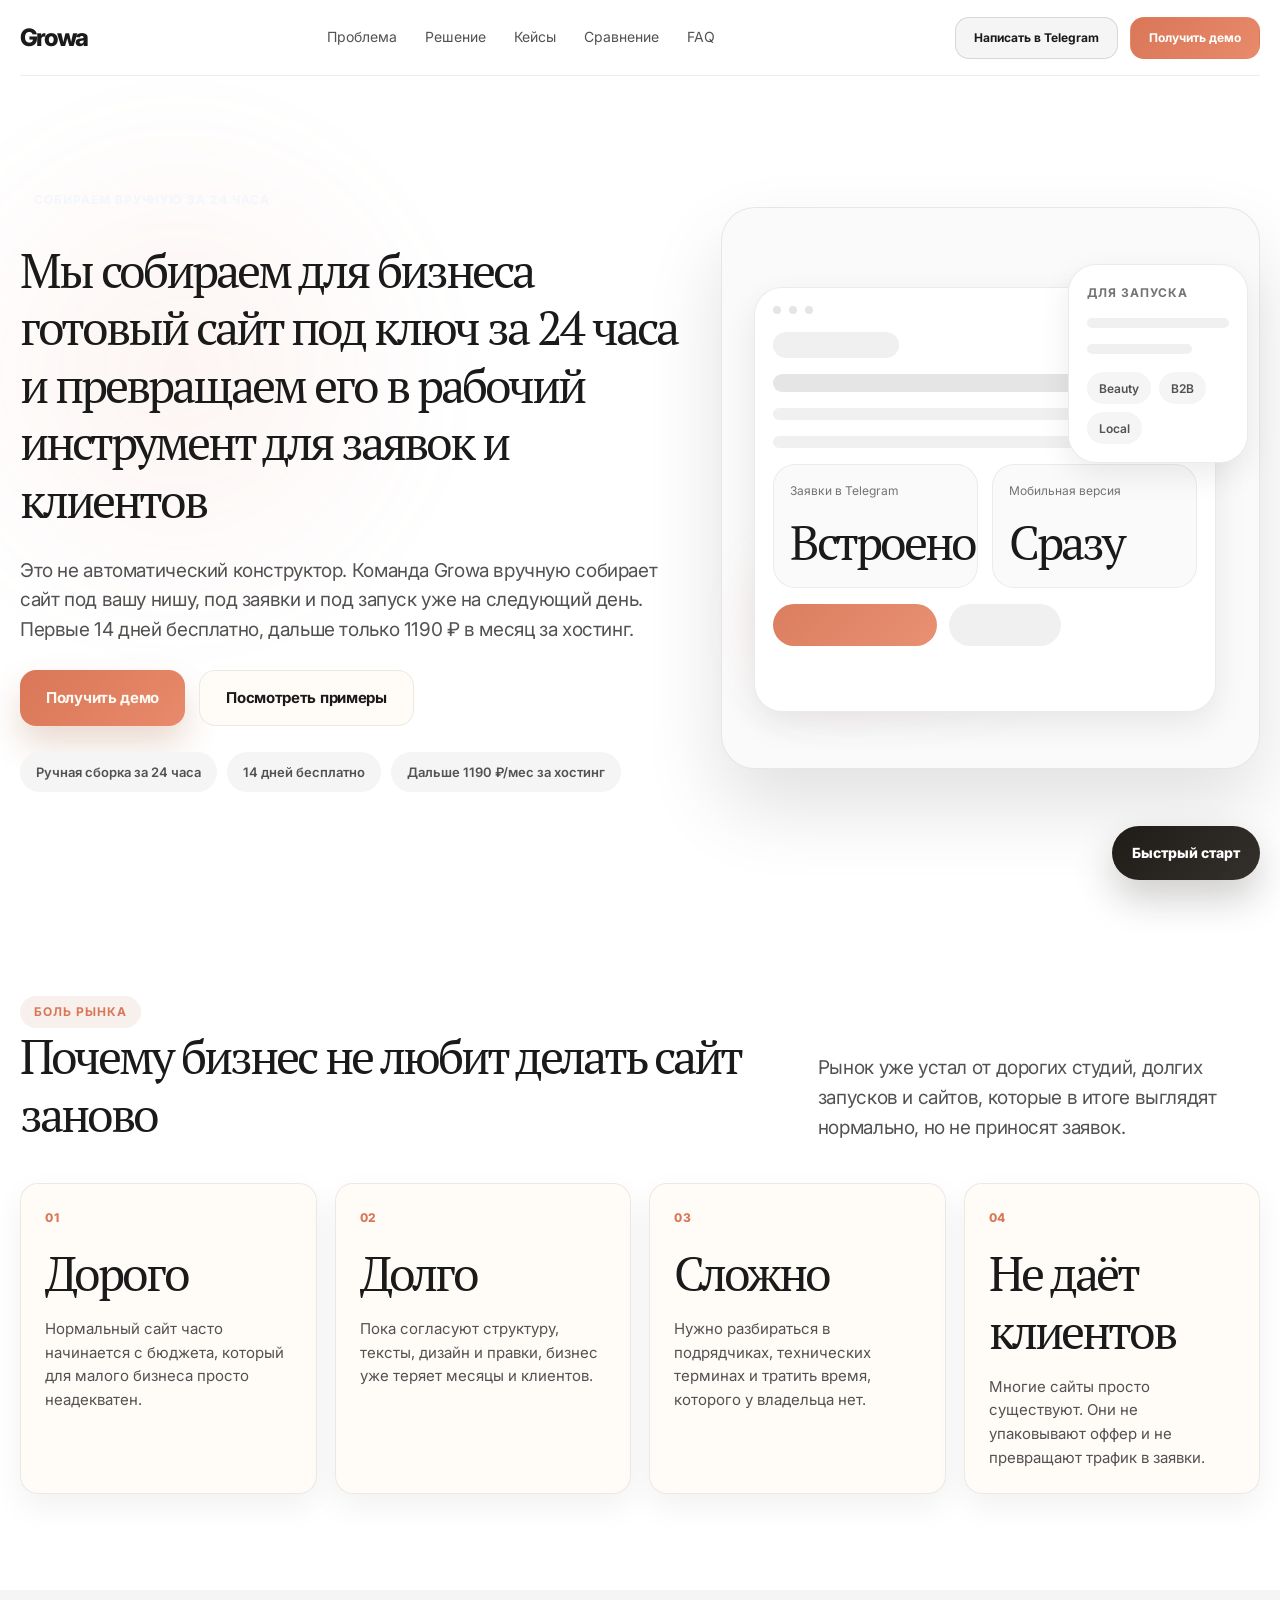
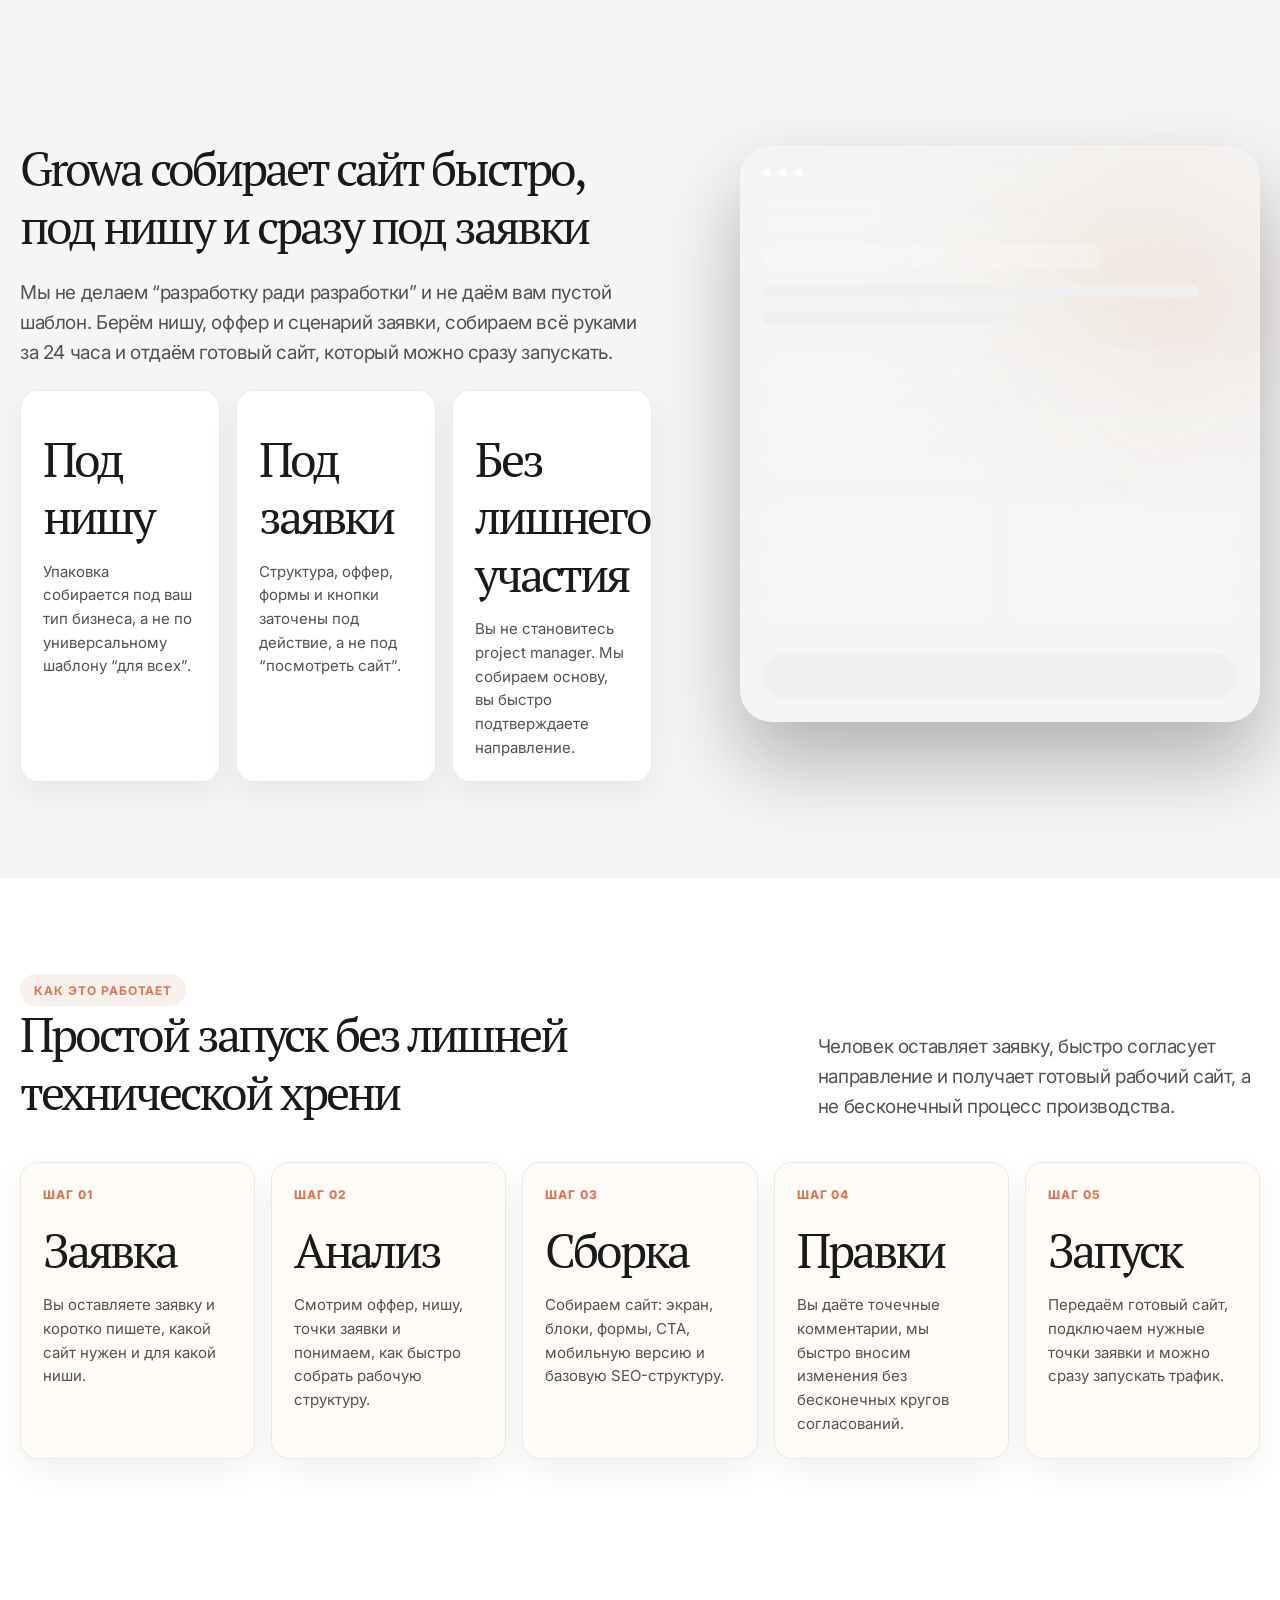
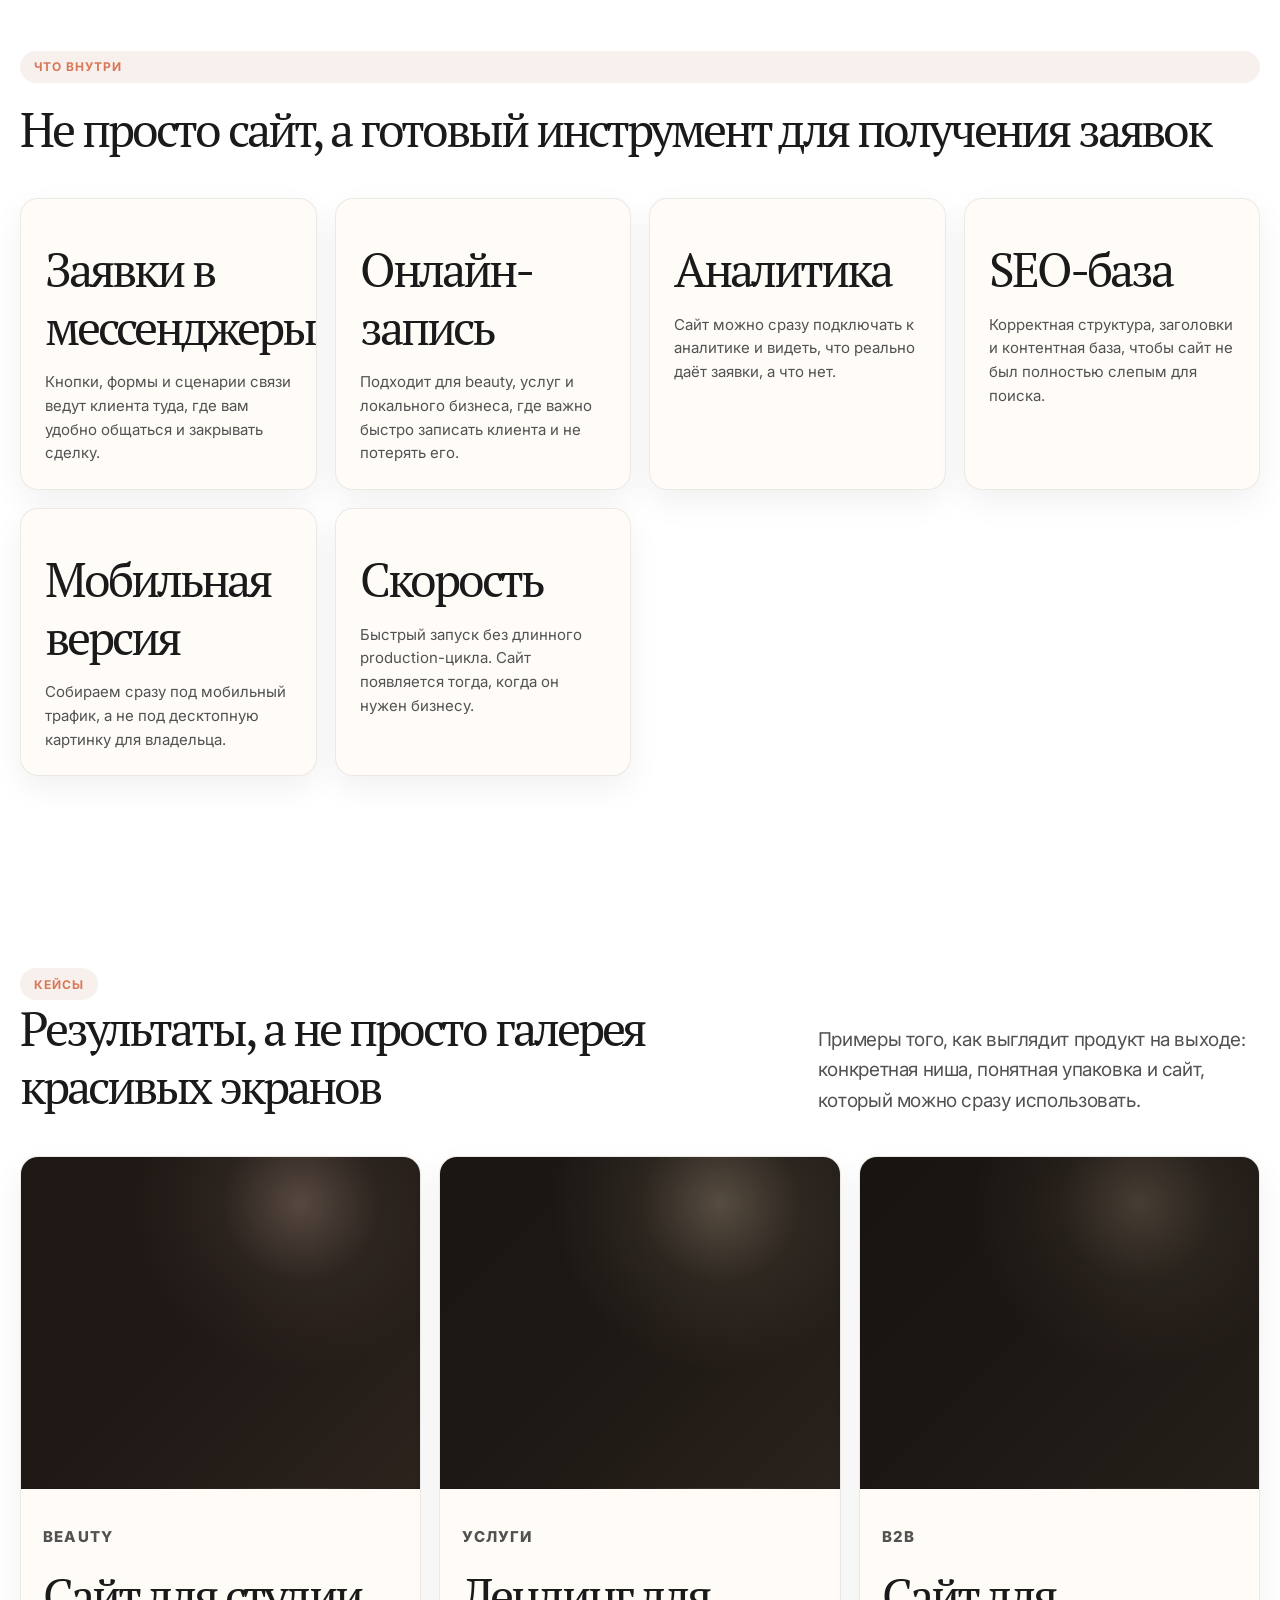
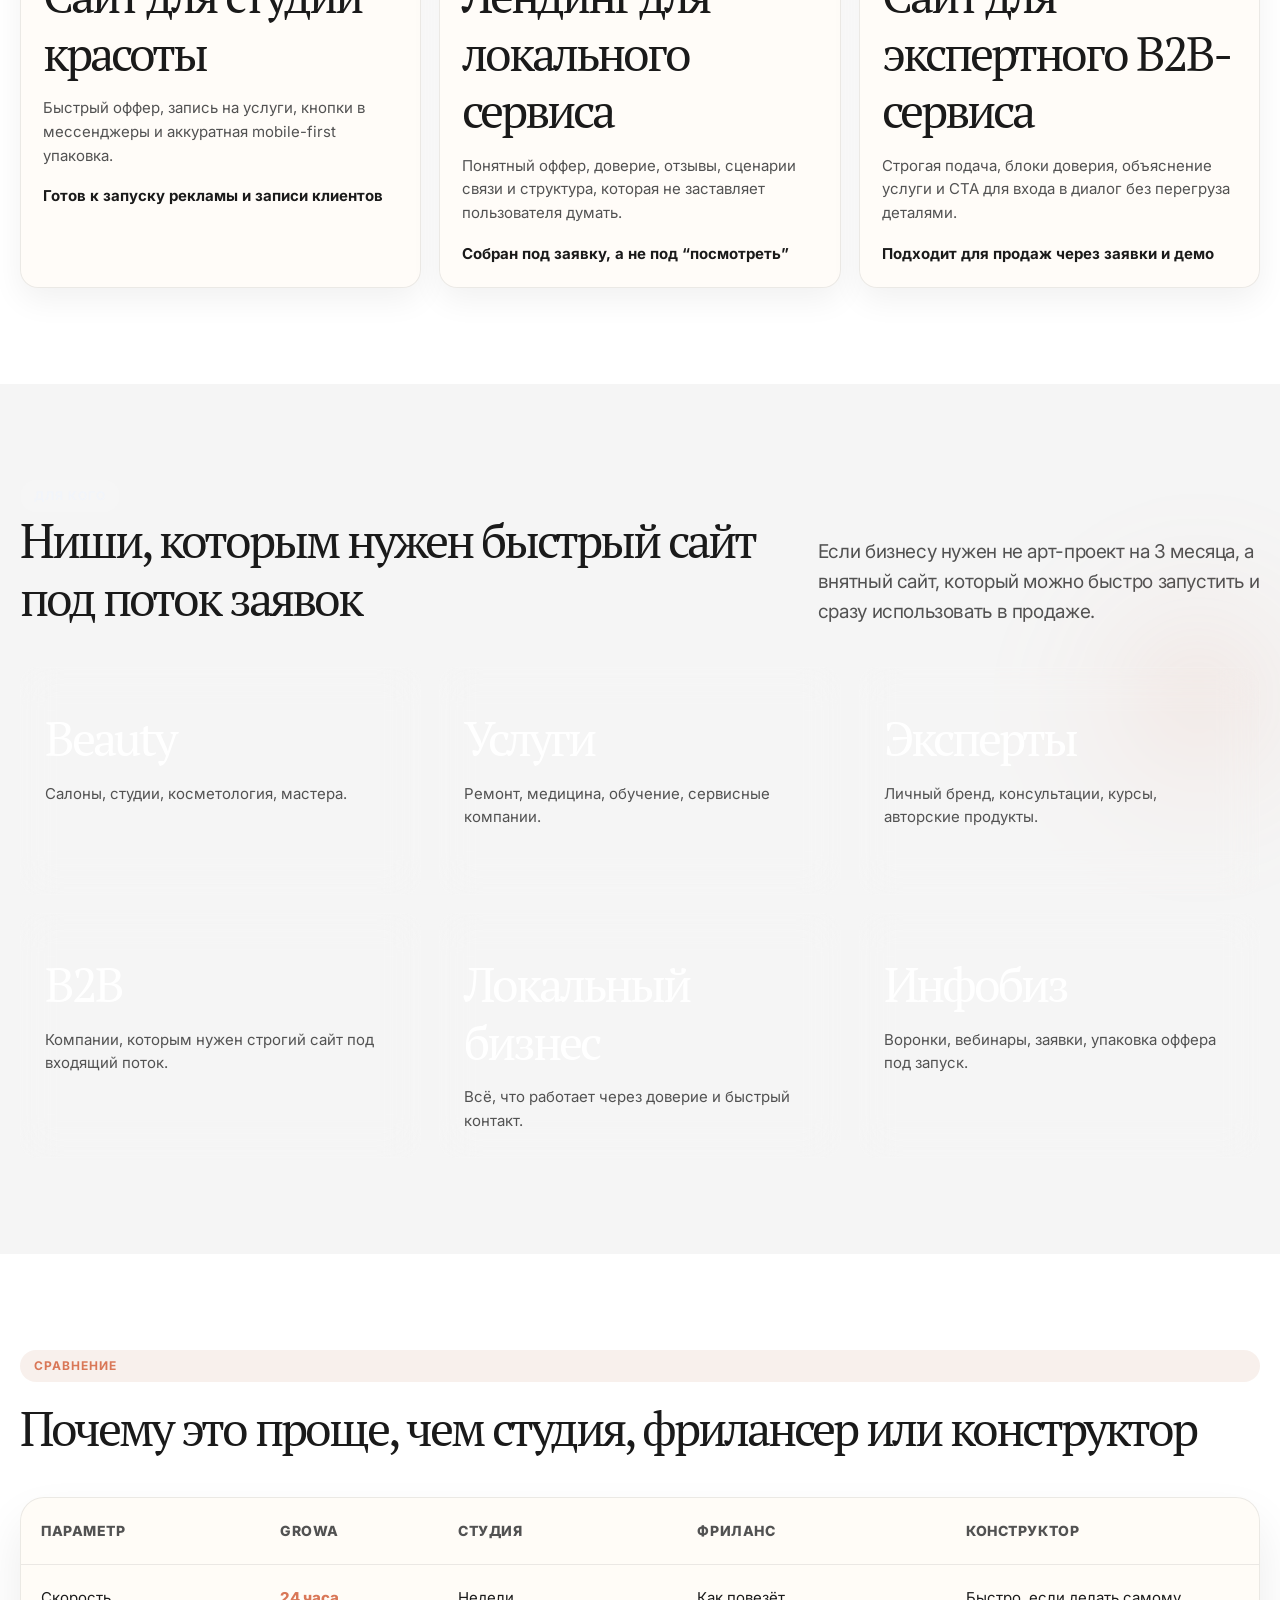
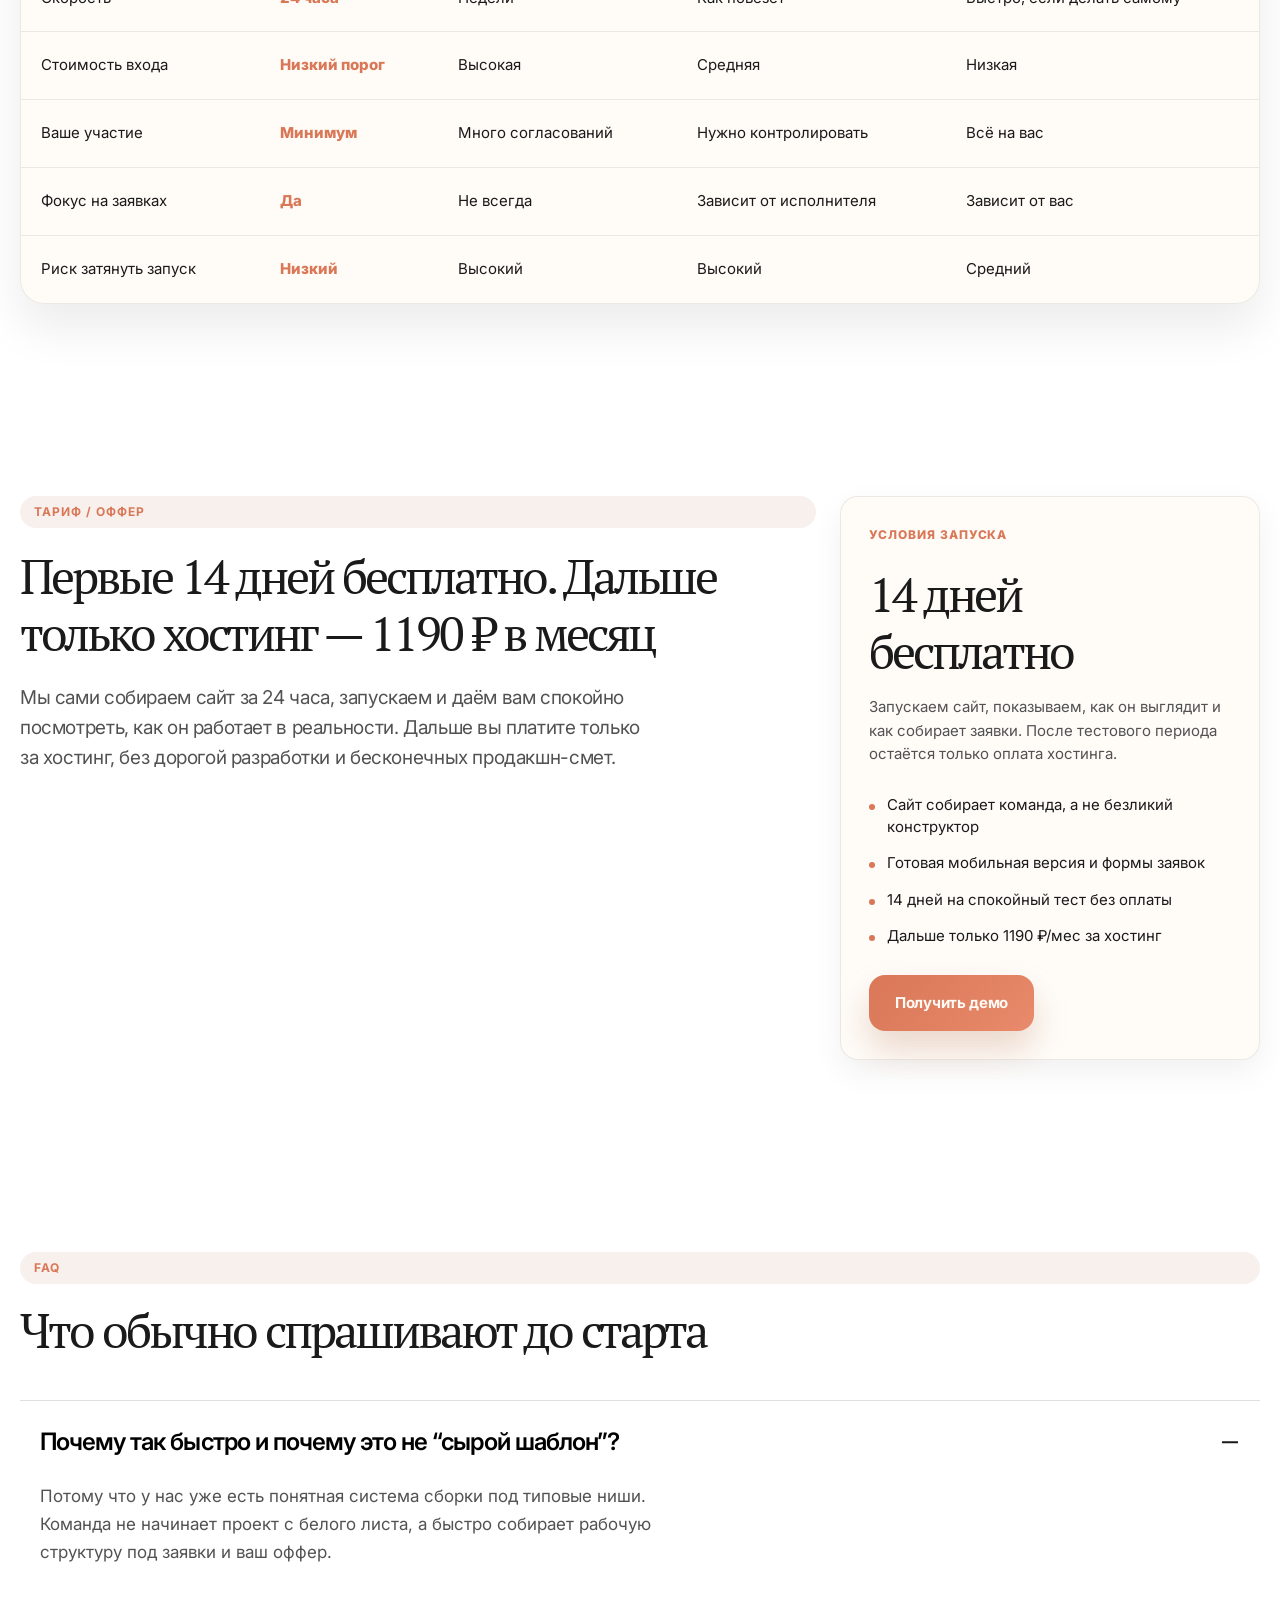
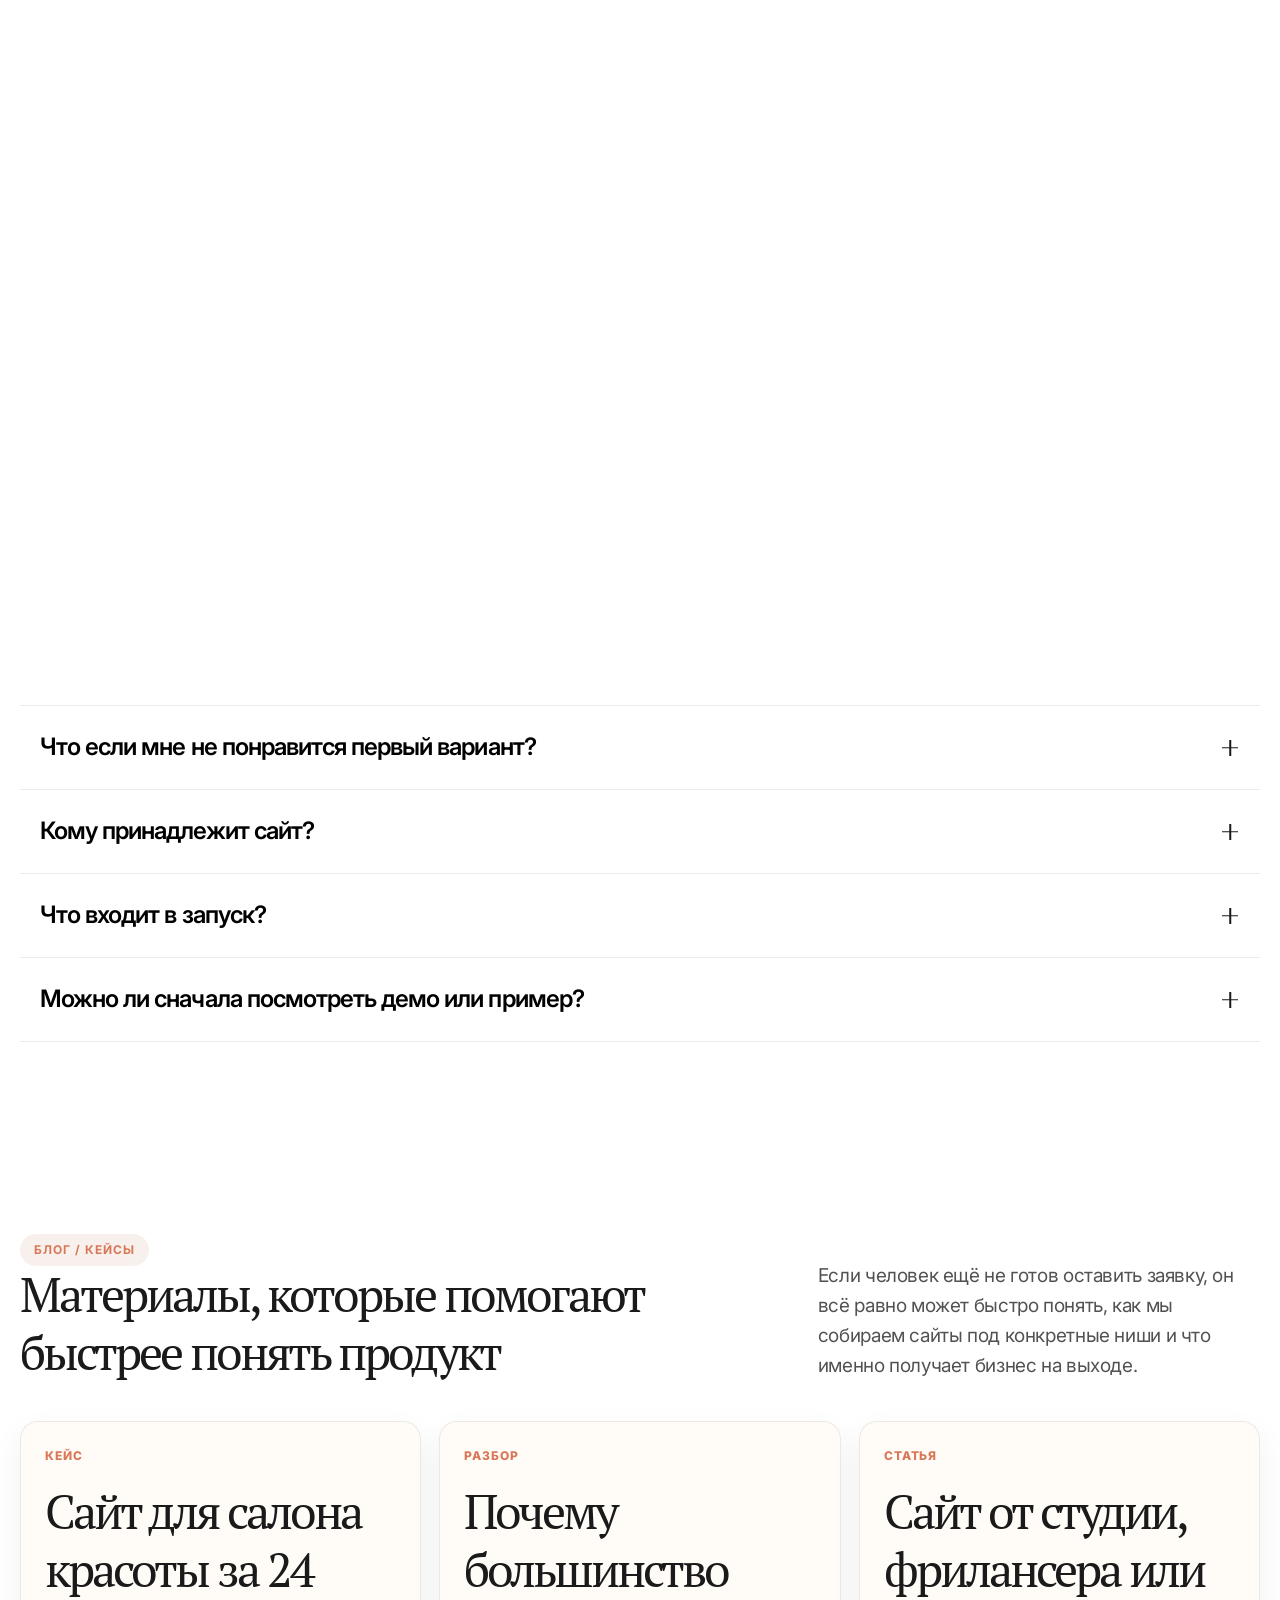
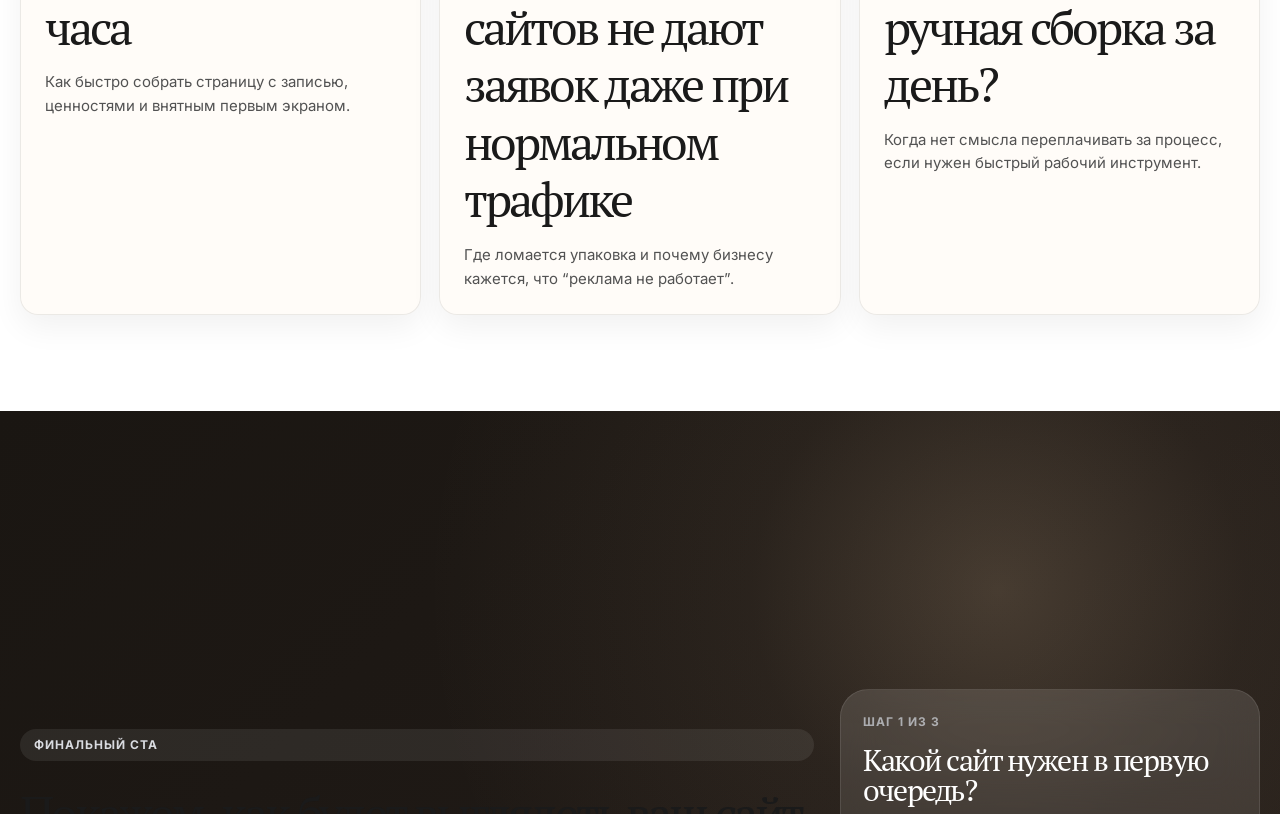
<file: index.html>
<!DOCTYPE html>
<html lang="ru">
  <head>
    <meta charset="UTF-8" />
    <meta name="viewport" content="width=device-width, initial-scale=1.0" />
    <title>Growa</title>
    <style>
@import url('https://fonts.googleapis.com/css2?family=Inter:ital,opsz,wght@0,14..32,100..900;1,14..32,100..900&family=PT+Serif:ital,wght@0,400;0,700;1,400;1,700&display=swap');
</style>
    <link rel="stylesheet" href="./styles.css" />
  </head>
  <body>
    <main class="page">
      <section class="hero" id="top">
        <div class="hero-shell">
          <header class="hero-topbar">
            <a href="#top" class="hero-brand">Growa</a>
            <nav class="hero-nav" aria-label="Основная навигация">
              <a href="#pain">Проблема</a>
              <a href="#solution">Решение</a>
              <a href="#cases">Кейсы</a>
              <a href="#compare">Сравнение</a>
              <a href="#faq">FAQ</a>
            </nav>
            <div class="hero-topbar-actions">
              <a href="https://t.me/hello_growa" class="hero-chip">Написать в Telegram</a>
              <a href="#cta" class="hero-chip hero-chip-light" data-open-quiz>Получить демо</a>
              <button
                type="button"
                class="hero-burger"
                aria-label="Открыть меню"
                aria-expanded="false"
                aria-controls="hero-menu"
              >
                <span></span>
                <span></span>
              </button>
            </div>
          </header>

          <div class="hero-menu" id="hero-menu" aria-hidden="true">
            <div class="hero-menu-backdrop" data-menu-close></div>
            <div class="hero-menu-panel">
              <div class="hero-menu-head">
                <p class="hero-menu-label">Навигация</p>
                <button
                  type="button"
                  class="hero-menu-close"
                  aria-label="Закрыть меню"
                  data-menu-close
                >
                  <span></span>
                  <span></span>
                </button>
              </div>
              <nav class="hero-menu-nav" aria-label="Мобильная навигация">
                <a href="#pain">Проблема</a>
                <a href="#solution">Решение</a>
                <a href="#features">Что внутри</a>
                <a href="#cases">Кейсы</a>
                <a href="#compare">Сравнение</a>
                <a href="#pricing">Тариф</a>
                <a href="#faq">FAQ</a>
                <a href="#cta" data-open-quiz>Получить демо</a>
              </nav>
            </div>
          </div>

          <div class="hero-grid">
            <div class="hero-copy">
              <p class="eyebrow eyebrow-dark">Собираем вручную за 24 часа</p>
              <h1 class="hero-title">
                Мы собираем для бизнеса готовый сайт под ключ за 24 часа и
                превращаем его в рабочий инструмент для заявок и клиентов
              </h1>
              <p class="hero-subtitle">
                Это не автоматический конструктор. Команда Growa вручную
                собирает сайт под вашу нишу, под заявки и под запуск уже на
                следующий день. Первые 14 дней бесплатно, дальше только 1190 ₽
                в месяц за хостинг.
              </p>
              <div class="hero-actions">
                <a href="#cta" class="button button-primary" data-open-quiz>Получить демо</a>
                <a href="#cases" class="button button-secondary">Посмотреть примеры</a>
              </div>
              <div class="hero-proof-strip">
                <p>Ручная сборка за 24 часа</p>
                <p>14 дней бесплатно</p>
                <p>Дальше 1190 ₽/мес за хостинг</p>
              </div>
            </div>

            <div class="hero-visual">
              <div class="hero-stage">
                <div class="hero-stage-glow"></div>
                <div class="hero-ui hero-ui-main">
                  <div class="hero-ui-head">
                    <span></span>
                    <span></span>
                    <span></span>
                  </div>
                  <div class="hero-ui-body">
                    <div class="hero-ui-pill"></div>
                    <div class="hero-ui-title"></div>
                    <div class="hero-ui-copy"></div>
                    <div class="hero-ui-copy short"></div>
                    <div class="hero-ui-grid">
                      <div class="hero-ui-card">
                        <p>Заявки в Telegram</p>
                        <strong>Встроено</strong>
                      </div>
                      <div class="hero-ui-card">
                        <p>Мобильная версия</p>
                        <strong>Сразу</strong>
                      </div>
                    </div>
                    <div class="hero-ui-cta">
                      <span></span>
                      <span></span>
                    </div>
                  </div>
                </div>
                <div class="hero-ui hero-ui-side">
                  <p class="hero-ui-side-label">Для запуска</p>
                  <div class="hero-ui-side-line"></div>
                  <div class="hero-ui-side-line short"></div>
                  <div class="hero-ui-side-tags">
                    <span>Beauty</span>
                    <span>B2B</span>
                    <span>Local</span>
                  </div>
                </div>
              </div>
            </div>
          </div>
        </div>
      </section>

      <section class="section" id="pain">
        <div class="container full-width">
          <div class="section-heading split-heading">
            <div>
              <p class="eyebrow">Боль рынка</p>
              <h2 class="section-title">Почему бизнес не любит делать сайт заново</h2>
            </div>
            <p class="lead compact">
              Рынок уже устал от дорогих студий, долгих запусков и сайтов,
              которые в итоге выглядят нормально, но не приносят заявок.
            </p>
          </div>
          <div class="pain-grid">
            <article class="pain-card">
              <p class="pain-card-kicker">01</p>
              <h3>Дорого</h3>
              <p>Нормальный сайт часто начинается с бюджета, который для малого бизнеса просто неадекватен.</p>
            </article>
            <article class="pain-card">
              <p class="pain-card-kicker">02</p>
              <h3>Долго</h3>
              <p>Пока согласуют структуру, тексты, дизайн и правки, бизнес уже теряет месяцы и клиентов.</p>
            </article>
            <article class="pain-card">
              <p class="pain-card-kicker">03</p>
              <h3>Сложно</h3>
              <p>Нужно разбираться в подрядчиках, технических терминах и тратить время, которого у владельца нет.</p>
            </article>
            <article class="pain-card">
              <p class="pain-card-kicker">04</p>
              <h3>Не даёт клиентов</h3>
              <p>Многие сайты просто существуют. Они не упаковывают оффер и не превращают трафик в заявки.</p>
            </article>
          </div>
        </div>
      </section>

      <section class="section section-dark" id="solution">
        <div class="container full-width">
          <div class="solution-shell">
            <div class="solution-copy">
              <p class="eyebrow eyebrow-dark">Решение</p>
              <h2 class="section-title">Growa собирает сайт быстро, под нишу и сразу под заявки</h2>
              <p class="lead compact">
                Мы не делаем “разработку ради разработки” и не даём вам пустой
                шаблон. Берём нишу, оффер и сценарий заявки, собираем всё
                руками за 24 часа и отдаём готовый сайт, который можно сразу
                запускать.
              </p>
              <div class="solution-list">
                <div class="solution-item">
                  <h3>Под нишу</h3>
                  <p>Упаковка собирается под ваш тип бизнеса, а не по универсальному шаблону “для всех”.</p>
                </div>
                <div class="solution-item">
                  <h3>Под заявки</h3>
                  <p>Структура, оффер, формы и кнопки заточены под действие, а не под “посмотреть сайт”.</p>
                </div>
                <div class="solution-item">
                  <h3>Без лишнего участия</h3>
                  <p>Вы не становитесь project manager. Мы собираем основу, вы быстро подтверждаете направление.</p>
                </div>
              </div>
            </div>
            <div class="solution-panel">
              <div class="solution-panel-screen">
                <div class="solution-panel-top">
                  <span></span>
                  <span></span>
                  <span></span>
                </div>
                <div class="solution-panel-body">
                  <div class="solution-panel-badge">24h launch</div>
                  <div class="solution-panel-heading"></div>
                  <div class="solution-panel-line"></div>
                  <div class="solution-panel-line short"></div>
                  <div class="solution-panel-tiles">
                    <div></div>
                    <div></div>
                    <div></div>
                    <div></div>
                  </div>
                  <div class="solution-panel-footer"></div>
                </div>
              </div>
            </div>
          </div>
        </div>
      </section>

      <section class="section" id="process">
        <div class="container full-width">
          <div class="section-heading split-heading">
            <div>
              <p class="eyebrow">Как это работает</p>
              <h2 class="section-title">Простой запуск без лишней технической хрени</h2>
            </div>
            <p class="lead compact">
              Человек оставляет заявку, быстро согласует направление и получает
              готовый рабочий сайт, а не бесконечный процесс производства.
            </p>
          </div>
          <div class="process-grid">
            <article class="process-card">
              <p class="process-card-step">Шаг 01</p>
              <h3>Заявка</h3>
              <p>Вы оставляете заявку и коротко пишете, какой сайт нужен и для какой ниши.</p>
            </article>
            <article class="process-card">
              <p class="process-card-step">Шаг 02</p>
              <h3>Анализ</h3>
              <p>Смотрим оффер, нишу, точки заявки и понимаем, как быстро собрать рабочую структуру.</p>
            </article>
            <article class="process-card">
              <p class="process-card-step">Шаг 03</p>
              <h3>Сборка</h3>
              <p>Собираем сайт: экран, блоки, формы, CTA, мобильную версию и базовую SEO-структуру.</p>
            </article>
            <article class="process-card">
              <p class="process-card-step">Шаг 04</p>
              <h3>Правки</h3>
              <p>Вы даёте точечные комментарии, мы быстро вносим изменения без бесконечных кругов согласований.</p>
            </article>
            <article class="process-card">
              <p class="process-card-step">Шаг 05</p>
              <h3>Запуск</h3>
              <p>Передаём готовый сайт, подключаем нужные точки заявки и можно сразу запускать трафик.</p>
            </article>
          </div>
        </div>
      </section>

      <section class="section" id="features">
        <div class="container full-width">
          <div class="section-heading">
            <p class="eyebrow">Что внутри</p>
            <h2 class="section-title">Не просто сайт, а готовый инструмент для получения заявок</h2>
          </div>
          <div class="feature-grid">
            <article class="feature-card">
              <h3>Заявки в мессенджеры</h3>
              <p>Кнопки, формы и сценарии связи ведут клиента туда, где вам удобно общаться и закрывать сделку.</p>
            </article>
            <article class="feature-card">
              <h3>Онлайн-запись</h3>
              <p>Подходит для beauty, услуг и локального бизнеса, где важно быстро записать клиента и не потерять его.</p>
            </article>
            <article class="feature-card">
              <h3>Аналитика</h3>
              <p>Сайт можно сразу подключать к аналитике и видеть, что реально даёт заявки, а что нет.</p>
            </article>
            <article class="feature-card">
              <h3>SEO-база</h3>
              <p>Корректная структура, заголовки и контентная база, чтобы сайт не был полностью слепым для поиска.</p>
            </article>
            <article class="feature-card">
              <h3>Мобильная версия</h3>
              <p>Собираем сразу под мобильный трафик, а не под десктопную картинку для владельца.</p>
            </article>
            <article class="feature-card">
              <h3>Скорость</h3>
              <p>Быстрый запуск без длинного production-цикла. Сайт появляется тогда, когда он нужен бизнесу.</p>
            </article>
          </div>
        </div>
      </section>

      <section class="section" id="cases">
        <div class="container full-width">
          <div class="section-heading split-heading">
            <div>
              <p class="eyebrow">Кейсы</p>
              <h2 class="section-title">Результаты, а не просто галерея красивых экранов</h2>
            </div>
            <p class="lead compact">
              Примеры того, как выглядит продукт на выходе: конкретная ниша,
              понятная упаковка и сайт, который можно сразу использовать.
            </p>
          </div>
          <div class="case-grid">
            <article class="site-case-card">
              <div class="site-case-screen screen-beauty"></div>
              <div class="site-case-copy">
                <p class="site-case-label">Beauty</p>
                <h3>Сайт для студии красоты</h3>
                <p>Быстрый оффер, запись на услуги, кнопки в мессенджеры и аккуратная mobile-first упаковка.</p>
                <strong>Готов к запуску рекламы и записи клиентов</strong>
              </div>
            </article>
            <article class="site-case-card">
              <div class="site-case-screen screen-service"></div>
              <div class="site-case-copy">
                <p class="site-case-label">Услуги</p>
                <h3>Лендинг для локального сервиса</h3>
                <p>Понятный оффер, доверие, отзывы, сценарии связи и структура, которая не заставляет пользователя думать.</p>
                <strong>Собран под заявку, а не под “посмотреть”</strong>
              </div>
            </article>
            <article class="site-case-card">
              <div class="site-case-screen screen-b2b"></div>
              <div class="site-case-copy">
                <p class="site-case-label">B2B</p>
                <h3>Сайт для экспертного B2B-сервиса</h3>
                <p>Строгая подача, блоки доверия, объяснение услуги и CTA для входа в диалог без перегруза деталями.</p>
                <strong>Подходит для продаж через заявки и демо</strong>
              </div>
            </article>
          </div>
        </div>
      </section>

      <section class="section section-dark" id="audience">
        <div class="container full-width">
          <div class="section-heading split-heading">
            <div>
              <p class="eyebrow eyebrow-dark">Для кого</p>
              <h2 class="section-title">Ниши, которым нужен быстрый сайт под поток заявок</h2>
            </div>
            <p class="lead compact dark-copy">
              Если бизнесу нужен не арт-проект на 3 месяца, а внятный сайт,
              который можно быстро запустить и сразу использовать в продаже.
            </p>
          </div>
          <div class="audience-grid">
            <article class="audience-card"><h3>Beauty</h3><p>Салоны, студии, косметология, мастера.</p></article>
            <article class="audience-card"><h3>Услуги</h3><p>Ремонт, медицина, обучение, сервисные компании.</p></article>
            <article class="audience-card"><h3>Эксперты</h3><p>Личный бренд, консультации, курсы, авторские продукты.</p></article>
            <article class="audience-card"><h3>B2B</h3><p>Компании, которым нужен строгий сайт под входящий поток.</p></article>
            <article class="audience-card"><h3>Локальный бизнес</h3><p>Всё, что работает через доверие и быстрый контакт.</p></article>
            <article class="audience-card"><h3>Инфобиз</h3><p>Воронки, вебинары, заявки, упаковка оффера под запуск.</p></article>
          </div>
        </div>
      </section>

      <section class="section" id="compare">
        <div class="container full-width">
          <div class="section-heading">
            <p class="eyebrow">Сравнение</p>
            <h2 class="section-title">Почему это проще, чем студия, фрилансер или конструктор</h2>
          </div>
          <div class="compare-table-wrap">
            <table class="compare-table">
              <thead>
                <tr>
                  <th>Параметр</th>
                  <th class="compare-accent">Growa</th>
                  <th>Студия</th>
                  <th>Фриланс</th>
                  <th>Конструктор</th>
                </tr>
              </thead>
              <tbody>
                <tr>
                  <td>Скорость</td>
                  <td class="compare-accent">24 часа</td>
                  <td>Недели</td>
                  <td>Как повезёт</td>
                  <td>Быстро, если делать самому</td>
                </tr>
                <tr>
                  <td>Стоимость входа</td>
                  <td class="compare-accent">Низкий порог</td>
                  <td>Высокая</td>
                  <td>Средняя</td>
                  <td>Низкая</td>
                </tr>
                <tr>
                  <td>Ваше участие</td>
                  <td class="compare-accent">Минимум</td>
                  <td>Много согласований</td>
                  <td>Нужно контролировать</td>
                  <td>Всё на вас</td>
                </tr>
                <tr>
                  <td>Фокус на заявках</td>
                  <td class="compare-accent">Да</td>
                  <td>Не всегда</td>
                  <td>Зависит от исполнителя</td>
                  <td>Зависит от вас</td>
                </tr>
                <tr>
                  <td>Риск затянуть запуск</td>
                  <td class="compare-accent">Низкий</td>
                  <td>Высокий</td>
                  <td>Высокий</td>
                  <td>Средний</td>
                </tr>
              </tbody>
            </table>
          </div>
        </div>
      </section>

      <section class="section pricing-section" id="pricing">
        <div class="container full-width">
          <div class="pricing-shell">
            <div class="pricing-copy">
              <p class="eyebrow">Тариф / оффер</p>
              <h2 class="section-title">Первые 14 дней бесплатно. Дальше только хостинг — 1190 ₽ в месяц</h2>
              <p class="lead compact">
                Мы сами собираем сайт за 24 часа, запускаем и даём вам
                спокойно посмотреть, как он работает в реальности. Дальше вы
                платите только за хостинг, без дорогой разработки и бесконечных
                продакшн-смет.
              </p>
            </div>
            <div class="pricing-card">
              <p class="pricing-card-kicker">Условия запуска</p>
              <h3>14 дней бесплатно</h3>
              <p class="pricing-card-copy">
                Запускаем сайт, показываем, как он выглядит и как собирает
                заявки. После тестового периода остаётся только оплата
                хостинга.
              </p>
              <ul class="pricing-points">
                <li>Сайт собирает команда, а не безликий конструктор</li>
                <li>Готовая мобильная версия и формы заявок</li>
                <li>14 дней на спокойный тест без оплаты</li>
                <li>Дальше только 1190 ₽/мес за хостинг</li>
              </ul>
              <a href="#cta" class="button button-primary pricing-button" data-open-quiz>Получить демо</a>
            </div>
          </div>
        </div>
      </section>

      <section class="section" id="faq">
        <div class="container full-width">
          <div class="section-heading">
            <p class="eyebrow">FAQ</p>
            <h2 class="section-title">Что обычно спрашивают до старта</h2>
          </div>
          <div class="faq-list">
            <div class="faq-item is-open">
              <button class="faq-trigger" type="button" aria-expanded="true">
                <span class="faq-question">Почему так быстро и почему это не “сырой шаблон”?</span>
                <span class="faq-icon" aria-hidden="true"></span>
              </button>
              <div class="faq-panel">
                <p class="faq-answer">
                  Потому что у нас уже есть понятная система сборки под
                  типовые ниши. Команда не начинает проект с белого листа, а
                  быстро собирает рабочую структуру под заявки и ваш оффер.
                </p>
              </div>
            </div>
            <div class="faq-item">
              <button class="faq-trigger" type="button" aria-expanded="false">
                <span class="faq-question">Что если мне не понравится первый вариант?</span>
                <span class="faq-icon" aria-hidden="true"></span>
              </button>
              <div class="faq-panel">
                <p class="faq-answer">
                  Мы не отдаём “как получилось”. Направление согласуется заранее,
                  потом вы даёте точечные правки и мы быстро доводим сайт до
                  рабочего состояния.
                </p>
              </div>
            </div>
            <div class="faq-item">
              <button class="faq-trigger" type="button" aria-expanded="false">
                <span class="faq-question">Кому принадлежит сайт?</span>
                <span class="faq-icon" aria-hidden="true"></span>
              </button>
              <div class="faq-panel">
                <p class="faq-answer">
                  Сайт делается под ваш бизнес и используется как ваш рабочий
                  актив. Детали передачи и доступа фиксируются до старта.
                </p>
              </div>
            </div>
            <div class="faq-item">
              <button class="faq-trigger" type="button" aria-expanded="false">
                <span class="faq-question">Что входит в запуск?</span>
                <span class="faq-icon" aria-hidden="true"></span>
              </button>
              <div class="faq-panel">
                <p class="faq-answer">
                  Структура, ручная сборка, мобильная версия, формы, кнопки
                  связи, базовая SEO-подготовка и запуск сайта в рабочий режим.
                </p>
              </div>
            </div>
            <div class="faq-item">
              <button class="faq-trigger" type="button" aria-expanded="false">
                <span class="faq-question">Можно ли сначала посмотреть демо или пример?</span>
                <span class="faq-icon" aria-hidden="true"></span>
              </button>
              <div class="faq-panel">
                <p class="faq-answer">
                  Да. Оставляете заявку, мы понимаем нишу и показываем, как
                  может выглядеть сайт и сценарий заявки именно для вашего
                  бизнеса.
                </p>
              </div>
            </div>
          </div>
        </div>
      </section>

      <section class="section" id="materials">
        <div class="container full-width">
          <div class="section-heading split-heading">
            <div>
              <p class="eyebrow">Блог / кейсы</p>
              <h2 class="section-title">Материалы, которые помогают быстрее понять продукт</h2>
            </div>
            <p class="lead compact">
              Если человек ещё не готов оставить заявку, он всё равно может
              быстро понять, как мы собираем сайты под конкретные ниши и что
              именно получает бизнес на выходе.
            </p>
          </div>
          <div class="materials-grid">
            <article class="materials-item">
              <p class="materials-label">Кейс</p>
              <h3>Сайт для салона красоты за 24 часа</h3>
              <p>Как быстро собрать страницу с записью, ценностями и внятным первым экраном.</p>
            </article>
            <article class="materials-item">
              <p class="materials-label">Разбор</p>
              <h3>Почему большинство сайтов не дают заявок даже при нормальном трафике</h3>
              <p>Где ломается упаковка и почему бизнесу кажется, что “реклама не работает”.</p>
            </article>
            <article class="materials-item">
              <p class="materials-label">Статья</p>
              <h3>Сайт от студии, фрилансера или ручная сборка за день?</h3>
              <p>Когда нет смысла переплачивать за процесс, если нужен быстрый рабочий инструмент.</p>
            </article>
          </div>
        </div>
      </section>

      <section class="final-cta" id="cta">
        <div class="final-cta-main">
          <div class="container full-width">
            <div class="final-cta-shell">
              <p class="final-cta-wordmark" aria-hidden="true">Growa</p>
              <div class="final-cta-copy">
                <p class="eyebrow eyebrow-dark">Финальный CTA</p>
                <h2 class="section-title">Покажем, как будет выглядеть ваш сайт и что он должен делать для заявок</h2>
                <p class="lead compact">
                  Без длинного брифа и проектной бюрократии. Оставьте короткую
                  заявку и мы быстро соберём направление под вашу нишу.
                </p>
                <div class="final-cta-reassurance">
                  <p>Быстрый старт</p>
                  <p>Понятный сценарий заявки</p>
                  <p>Упор на продажи, а не на декор</p>
                </div>
              </div>

              <div class="final-cta-form-wrap">
                <div class="final-cta-quiz js-quiz" data-quiz-source="final">
                  <div class="final-cta-quiz-step is-active" data-step="1">
                    <p class="final-cta-quiz-label">Шаг 1 из 3</p>
                    <h3>Какой сайт нужен в первую очередь?</h3>
                    <div class="final-cta-options">
                      <button type="button" class="final-cta-option" data-next-step="2">Лендинг под услуги</button>
                      <button type="button" class="final-cta-option" data-next-step="2">Сайт для локального бизнеса</button>
                      <button type="button" class="final-cta-option" data-next-step="2">Сайт для эксперта</button>
                      <button type="button" class="final-cta-option" data-next-step="2">B2B сайт / презентация</button>
                    </div>
                  </div>

                  <div class="final-cta-quiz-step" data-step="2">
                    <p class="final-cta-quiz-label">Шаг 2 из 3</p>
                    <h3>Какая у вас ниша?</h3>
                    <div class="final-cta-options">
                      <button type="button" class="final-cta-option" data-next-step="3">Beauty / услуги</button>
                      <button type="button" class="final-cta-option" data-next-step="3">Локальный бизнес</button>
                      <button type="button" class="final-cta-option" data-next-step="3">Эксперт / инфобиз</button>
                      <button type="button" class="final-cta-option" data-next-step="3">B2B / сервис</button>
                    </div>
                    <button type="button" class="final-cta-back">Назад</button>
                  </div>

                  <div class="final-cta-quiz-step" data-step="3">
                    <p class="final-cta-quiz-label">Шаг 3 из 3</p>
                    <h3>Куда отправить демо или КП?</h3>
                    <div class="final-cta-contact-switch">
                      <button type="button" class="final-cta-option is-active" data-contact-type="telegram">Telegram</button>
                      <button type="button" class="final-cta-option" data-contact-type="email">Email</button>
                    </div>
                    <label class="final-cta-inline-field">
                      <span>Контакт</span>
                      <input type="text" name="contact" placeholder="@username или hello@growa.ru" />
                    </label>
                    <label class="quiz-consent">
                      <input type="checkbox" name="privacy_consent" />
                      <span>
                        Даю
                        <a href="./consent.html" target="_blank" rel="noopener noreferrer">согласие на обработку персональных данных</a>
                        и подтверждаю, что ознакомился с
                        <a href="./privacy.html" target="_blank" rel="noopener noreferrer">политикой конфиденциальности</a>.
                      </span>
                    </label>
                    <div class="final-cta-actions">
                      <button type="button" class="button button-primary" data-submit-lead>Получить демо</button>
                      <a href="https://t.me/hello_growa" class="button button-secondary">Написать в Telegram</a>
                    </div>
                    <p class="quiz-status" aria-live="polite"></p>
                    <button type="button" class="final-cta-back">Назад</button>
                  </div>
                </div>
              </div>
            </div>
          </div>
        </div>

        <div class="final-cta-footer">
          <div class="container full-width">
            <div class="footer-shell">
              <div class="footer-brand">
                <p class="footer-logo">Growa</p>
                <p class="footer-copy">Ручная сборка сайтов под ключ за 24 часа с фокусом на заявки и продажи.</p>
              </div>
              <div class="footer-column">
                <p class="footer-label">Навигация</p>
                <a href="#solution">Решение</a>
                <a href="#cases">Кейсы</a>
                <a href="#pricing">Тариф</a>
              </div>
              <div class="footer-column">
                <p class="footer-label">Контакты</p>
                <a href="mailto:hello@growa.ru">hello@growa.ru</a>
                <a href="https://t.me/hello_growa">Написать в Telegram</a>
              </div>
              <div class="footer-meta">
                <a href="./privacy.html" target="_blank">Политика конфиденциальности</a>
                <a href="./terms.html" target="_blank">Пользовательское соглашение</a>
                <a href="./consent.html" target="_blank">Согласие на обработку персональных данных</a>
                <p class="footer-note">© 2026 Growa</p>
              </div>
            </div>
          </div>
        </div>
      </section>
    </main>

    <div class="conversion-popup" aria-hidden="true">
      <div class="conversion-popup-backdrop" data-popup-close></div>
      <div class="conversion-popup-panel" role="dialog" aria-modal="true" aria-label="Получить демо">
        <button type="button" class="conversion-popup-close" aria-label="Закрыть" data-popup-close>
          <span></span>
          <span></span>
        </button>
        <p class="conversion-popup-label">Быстрый старт</p>
        <h3 class="conversion-popup-title">Покажем, как может выглядеть ваш сайт уже в ближайшие 24 часа</h3>
        <p class="conversion-popup-copy">
          Ответьте на 2 коротких вопроса. Без длинного брифа и лишней технической переписки.
        </p>
        <div class="final-cta-quiz js-quiz" data-quiz-source="popup">
          <div class="final-cta-quiz-step is-active" data-step="1">
            <p class="final-cta-quiz-label">Шаг 1 из 3</p>
            <h3>Какой сайт нужен в первую очередь?</h3>
            <div class="final-cta-options">
              <button type="button" class="final-cta-option" data-next-step="2">Лендинг под услуги</button>
              <button type="button" class="final-cta-option" data-next-step="2">Сайт для локального бизнеса</button>
              <button type="button" class="final-cta-option" data-next-step="2">Сайт для эксперта</button>
              <button type="button" class="final-cta-option" data-next-step="2">B2B сайт / презентация</button>
            </div>
          </div>

          <div class="final-cta-quiz-step" data-step="2">
            <p class="final-cta-quiz-label">Шаг 2 из 3</p>
            <h3>Какая у вас ниша?</h3>
            <div class="final-cta-options">
              <button type="button" class="final-cta-option" data-next-step="3">Beauty / услуги</button>
              <button type="button" class="final-cta-option" data-next-step="3">Локальный бизнес</button>
              <button type="button" class="final-cta-option" data-next-step="3">Эксперт / инфобиз</button>
              <button type="button" class="final-cta-option" data-next-step="3">B2B / сервис</button>
            </div>
            <button type="button" class="final-cta-back">Назад</button>
          </div>

          <div class="final-cta-quiz-step" data-step="3">
            <p class="final-cta-quiz-label">Шаг 3 из 3</p>
            <h3>Куда отправить демо или КП?</h3>
            <div class="final-cta-contact-switch">
              <button type="button" class="final-cta-option is-active" data-contact-type="telegram">Telegram</button>
              <button type="button" class="final-cta-option" data-contact-type="email">Email</button>
            </div>
            <label class="final-cta-inline-field">
              <span>Контакт</span>
              <input type="text" name="contact" placeholder="@username или hello@growa.ru" />
            </label>
            <label class="quiz-consent">
              <input type="checkbox" name="privacy_consent" />
              <span>
                Даю
                <a href="./consent.html" target="_blank" rel="noopener noreferrer">согласие на обработку персональных данных</a>
                и подтверждаю, что ознакомился с
                <a href="./privacy.html" target="_blank" rel="noopener noreferrer">политикой конфиденциальности</a>.
              </span>
            </label>
            <div class="final-cta-actions">
              <button type="button" class="button button-primary" data-submit-lead>Получить демо</button>
              <a href="https://t.me/hello_growa" class="button button-secondary">Написать в Telegram</a>
            </div>
            <p class="quiz-status" aria-live="polite"></p>
            <button type="button" class="final-cta-back">Назад</button>
          </div>
        </div>
      </div>
    </div>

    <div class="sticky-widget" aria-hidden="false">
      <button type="button" class="sticky-widget-toggle" aria-expanded="false" aria-controls="sticky-widget-menu">
        <span>Быстрый старт</span>
      </button>
      <div class="sticky-widget-menu" id="sticky-widget-menu">
        <a href="https://t.me/hello_growa" class="sticky-widget-link">Написать в Telegram</a>
        <button type="button" class="sticky-widget-link" data-open-quiz>Получить демо</button>
        <a href="#cases" class="sticky-widget-link">Посмотреть примеры</a>
      </div>
    </div>

    <script src="./script.js"></script>
  </body>
</html>
</file>
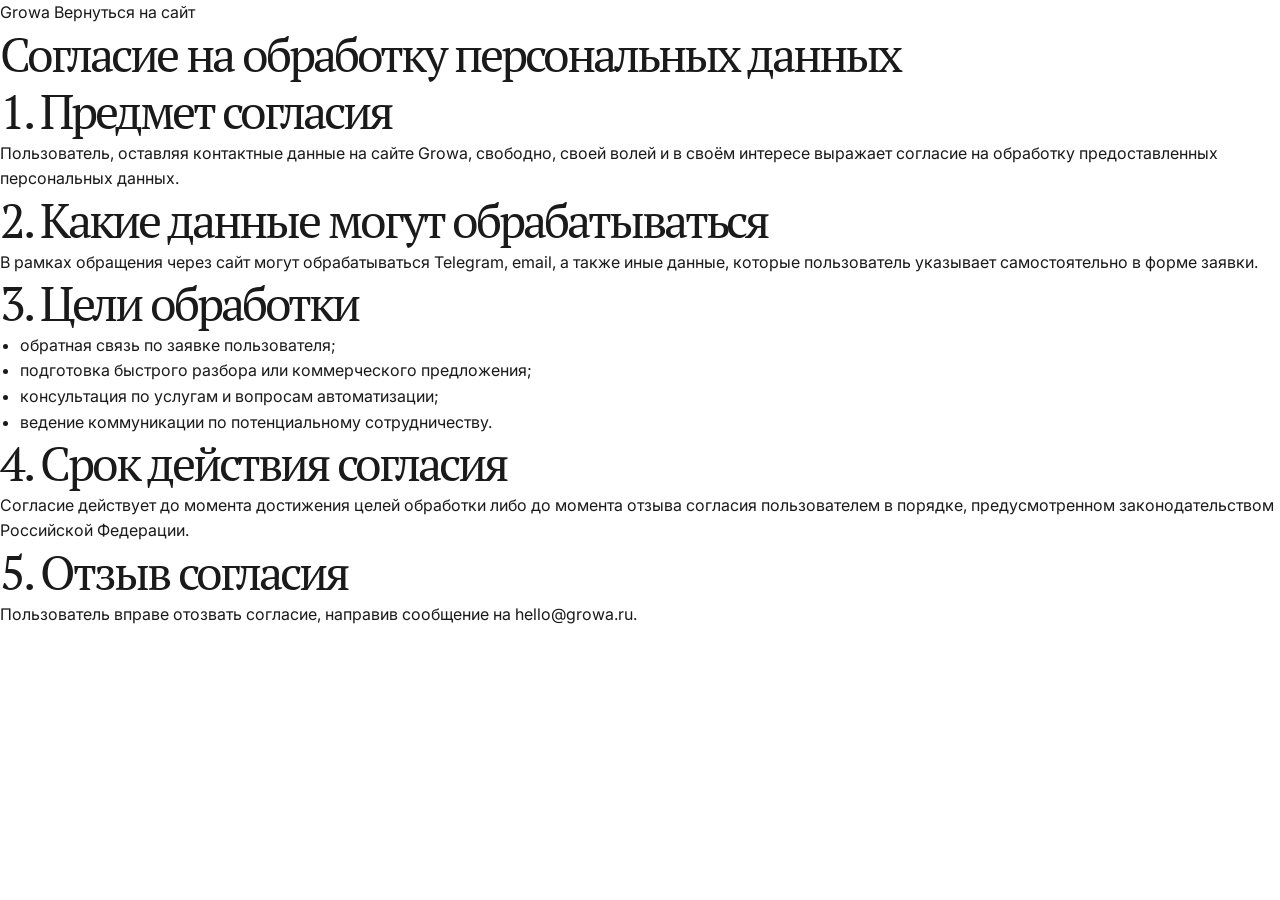
<file: consent.html>
<!DOCTYPE html>
<html lang="ru">
  <head>
    <meta charset="UTF-8" />
    <meta name="viewport" content="width=device-width, initial-scale=1.0" />
    <title>Согласие на обработку персональных данных | Growa</title>
    <style>
@import url('https://fonts.googleapis.com/css2?family=Inter:ital,opsz,wght@0,14..32,100..900;1,14..32,100..900&family=PT+Serif:ital,wght@0,400;0,700;1,400;1,700&display=swap');
</style>
    <link rel="stylesheet" href="./styles.css" />
  </head>
  <body class="legal-page">
    <main class="legal-shell">
      <header class="legal-topbar">
        <a href="./index.html" class="legal-brand">Growa</a>
        <a href="./index.html" class="legal-back">Вернуться на сайт</a>
      </header>

      <section class="legal-hero">
        <h1 class="section-title">Согласие на обработку персональных данных</h1>
      </section>

      <div class="legal-copy">
        <section class="legal-section">
          <h2>1. Предмет согласия</h2>
          <p>
            Пользователь, оставляя контактные данные на сайте Growa, свободно,
            своей волей и в своём интересе выражает согласие на обработку
            предоставленных персональных данных.
          </p>
        </section>

        <section class="legal-section">
          <h2>2. Какие данные могут обрабатываться</h2>
          <p>
            В рамках обращения через сайт могут обрабатываться Telegram,
            email, а также иные данные, которые пользователь указывает
            самостоятельно в форме заявки.
          </p>
        </section>

        <section class="legal-section">
          <h2>3. Цели обработки</h2>
          <ul>
            <li>обратная связь по заявке пользователя;</li>
            <li>подготовка быстрого разбора или коммерческого предложения;</li>
            <li>консультация по услугам и вопросам автоматизации;</li>
            <li>ведение коммуникации по потенциальному сотрудничеству.</li>
          </ul>
        </section>

        <section class="legal-section">
          <h2>4. Срок действия согласия</h2>
          <p>
            Согласие действует до момента достижения целей обработки либо до
            момента отзыва согласия пользователем в порядке, предусмотренном
            законодательством Российской Федерации.
          </p>
        </section>

        <section class="legal-section">
          <h2>5. Отзыв согласия</h2>
          <p>
            Пользователь вправе отозвать согласие, направив сообщение на
            <a href="mailto:hello@growa.ru">hello@growa.ru</a>.
          </p>
        </section>
      </div>
    </main>
  </body>
</html>
</file>
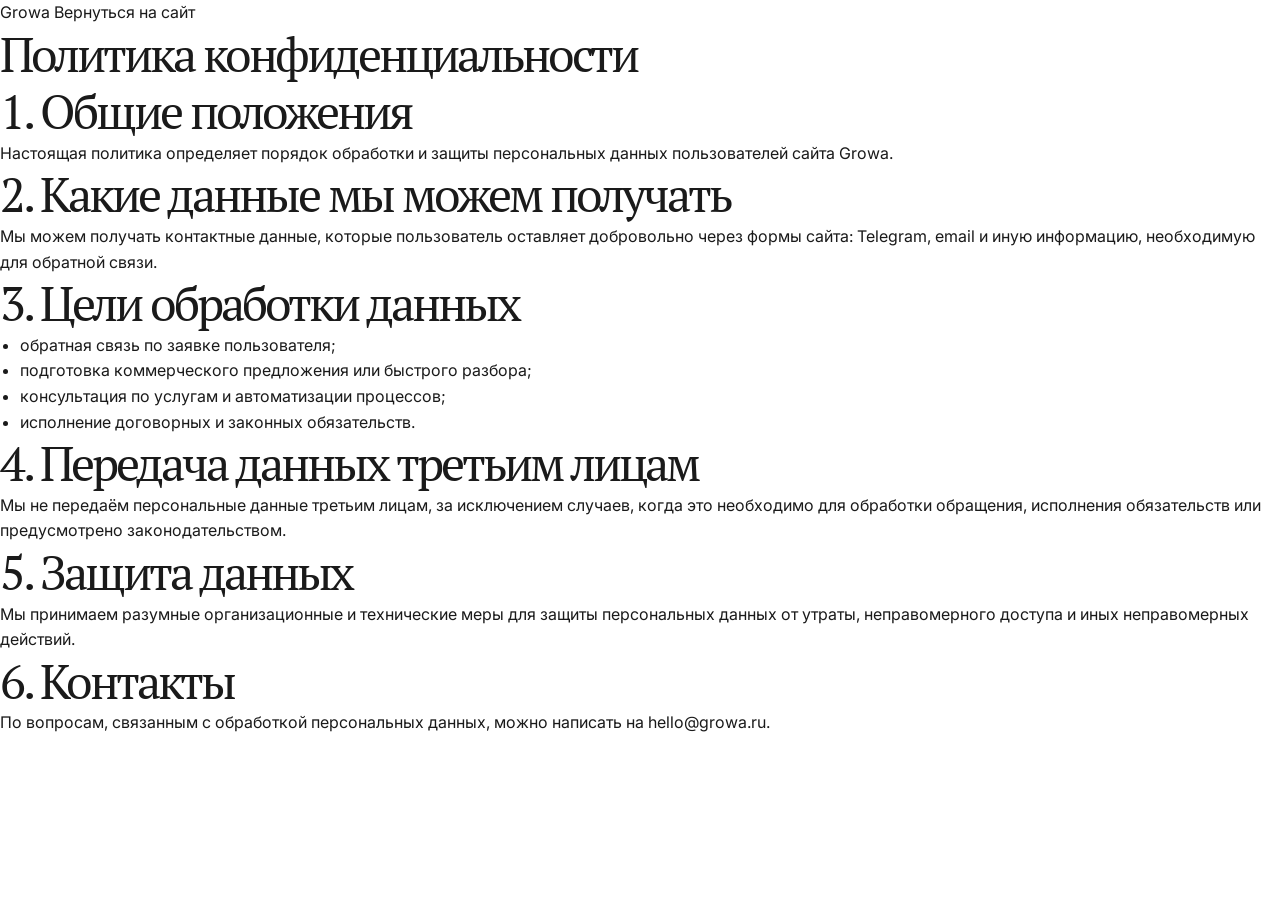
<file: privacy.html>
<!DOCTYPE html>
<html lang="ru">
  <head>
    <meta charset="UTF-8" />
    <meta name="viewport" content="width=device-width, initial-scale=1.0" />
    <title>Политика конфиденциальности | Growa</title>
    <style>
@import url('https://fonts.googleapis.com/css2?family=Inter:ital,opsz,wght@0,14..32,100..900;1,14..32,100..900&family=PT+Serif:ital,wght@0,400;0,700;1,400;1,700&display=swap');
</style>
    <link rel="stylesheet" href="./styles.css" />
  </head>
  <body class="legal-page">
    <main class="legal-shell">
      <header class="legal-topbar">
        <a href="./index.html" class="legal-brand">Growa</a>
        <a href="./index.html" class="legal-back">Вернуться на сайт</a>
      </header>

      <section class="legal-hero">
        <h1 class="section-title">Политика конфиденциальности</h1>
      </section>

      <div class="legal-copy">
        <section class="legal-section">
          <h2>1. Общие положения</h2>
          <p>
            Настоящая политика определяет порядок обработки и защиты персональных
            данных пользователей сайта Growa.
          </p>
        </section>

        <section class="legal-section">
          <h2>2. Какие данные мы можем получать</h2>
          <p>
            Мы можем получать контактные данные, которые пользователь оставляет
            добровольно через формы сайта: Telegram, email и иную информацию,
            необходимую для обратной связи.
          </p>
        </section>

        <section class="legal-section">
          <h2>3. Цели обработки данных</h2>
          <ul>
            <li>обратная связь по заявке пользователя;</li>
            <li>подготовка коммерческого предложения или быстрого разбора;</li>
            <li>консультация по услугам и автоматизации процессов;</li>
            <li>исполнение договорных и законных обязательств.</li>
          </ul>
        </section>

        <section class="legal-section">
          <h2>4. Передача данных третьим лицам</h2>
          <p>
            Мы не передаём персональные данные третьим лицам, за исключением
            случаев, когда это необходимо для обработки обращения, исполнения
            обязательств или предусмотрено законодательством.
          </p>
        </section>

        <section class="legal-section">
          <h2>5. Защита данных</h2>
          <p>
            Мы принимаем разумные организационные и технические меры для защиты
            персональных данных от утраты, неправомерного доступа и иных
            неправомерных действий.
          </p>
        </section>

        <section class="legal-section">
          <h2>6. Контакты</h2>
          <p>
            По вопросам, связанным с обработкой персональных данных, можно
            написать на <a href="mailto:hello@growa.ru">hello@growa.ru</a>.
          </p>
        </section>
      </div>
    </main>
  </body>
</html>
</file>
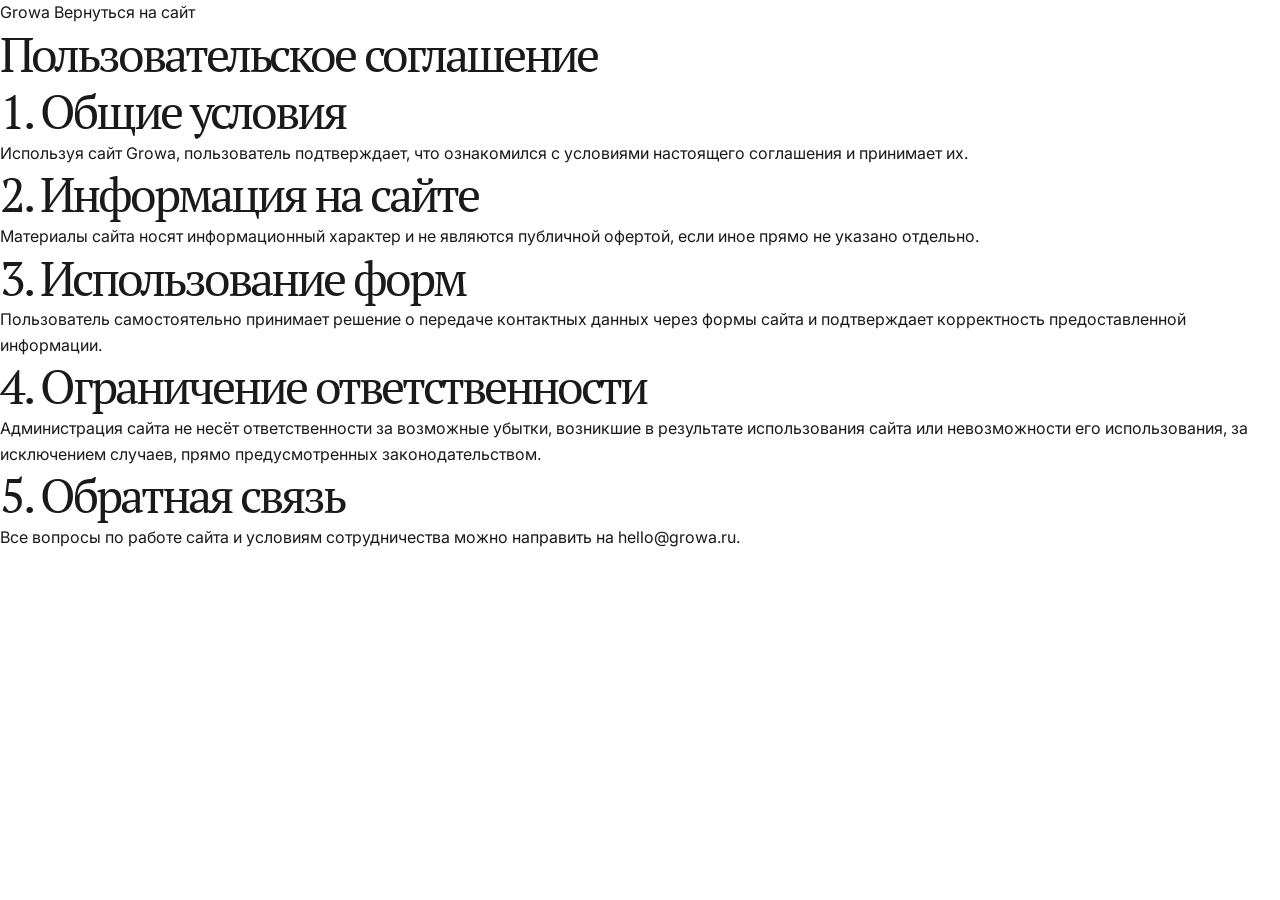
<file: terms.html>
<!DOCTYPE html>
<html lang="ru">
  <head>
    <meta charset="UTF-8" />
    <meta name="viewport" content="width=device-width, initial-scale=1.0" />
    <title>Пользовательское соглашение | Growa</title>
    <style>
@import url('https://fonts.googleapis.com/css2?family=Inter:ital,opsz,wght@0,14..32,100..900;1,14..32,100..900&family=PT+Serif:ital,wght@0,400;0,700;1,400;1,700&display=swap');
</style>
    <link rel="stylesheet" href="./styles.css" />
  </head>
  <body class="legal-page">
    <main class="legal-shell">
      <header class="legal-topbar">
        <a href="./index.html" class="legal-brand">Growa</a>
        <a href="./index.html" class="legal-back">Вернуться на сайт</a>
      </header>

      <section class="legal-hero">
        <h1 class="section-title">Пользовательское соглашение</h1>
      </section>

      <div class="legal-copy">
        <section class="legal-section">
          <h2>1. Общие условия</h2>
          <p>
            Используя сайт Growa, пользователь подтверждает, что ознакомился с
            условиями настоящего соглашения и принимает их.
          </p>
        </section>

        <section class="legal-section">
          <h2>2. Информация на сайте</h2>
          <p>
            Материалы сайта носят информационный характер и не являются публичной
            офертой, если иное прямо не указано отдельно.
          </p>
        </section>

        <section class="legal-section">
          <h2>3. Использование форм</h2>
          <p>
            Пользователь самостоятельно принимает решение о передаче контактных
            данных через формы сайта и подтверждает корректность предоставленной
            информации.
          </p>
        </section>

        <section class="legal-section">
          <h2>4. Ограничение ответственности</h2>
          <p>
            Администрация сайта не несёт ответственности за возможные убытки,
            возникшие в результате использования сайта или невозможности его
            использования, за исключением случаев, прямо предусмотренных
            законодательством.
          </p>
        </section>

        <section class="legal-section">
          <h2>5. Обратная связь</h2>
          <p>
            Все вопросы по работе сайта и условиям сотрудничества можно направить
            на <a href="mailto:hello@growa.ru">hello@growa.ru</a>.
          </p>
        </section>
      </div>
    </main>
  </body>
</html>
</file>
<file: styles.css>
:root {
  --background: #ffffff;
  --surface: #fafafa;
  --surface-soft: #f5f5f5;
  --surface-dark: #2d2d2d;
  --surface-dark-soft: #3a3a3a;
  --text-primary: #1a1a1a;
  --text-secondary: #525252;
  --text-muted: #737373;
  --text-inverse: #ffffff;
  --line: rgba(0, 0, 0, 0.08);
  --line-strong: rgba(0, 0, 0, 0.12);
  --accent: #d97757;
  --accent-soft: rgba(217, 119, 87, 0.12);
  --accent-gradient: linear-gradient(135deg, #d97757 0%, #e88a6b 100%);
  --section-title-size: 48px;
  --section-space: 96px;
  --radius-lg: 24px;
  --radius-md: 18px;
  --radius-sm: 12px;
  --shadow-lg: 0 24px 48px rgba(0, 0, 0, 0.08);
  --shadow-md: 0 12px 32px rgba(0, 0, 0, 0.06);
}

* {
  box-sizing: border-box;
}

html {
  scroll-behavior: smooth;
}

body {
  margin: 0;
  background: var(--background);
  color: var(--text-primary);
  font-family: "Inter", sans-serif;
  text-rendering: optimizeLegibility;
  -webkit-font-smoothing: antialiased;
  font-size: 16px;
  line-height: 1.6;
}

/* Typography System - Claude Anthropic Style */
h1, h2, h3, h4, h5, h6 {
  margin: 0;
  font-family: "PT Serif", serif;
  font-size: clamp(32px, 5vw, 48px);
  line-height: 1.2;
  letter-spacing: -3px;
  font-weight: 500;
  color: var(--text-primary);
}

h1 {
  font-size: clamp(32px, 5vw, 48px);
  line-height: 1.2;
  letter-spacing: -3px;
  font-weight: 500;
}

h2 {
  font-size: clamp(32px, 5vw, 48px);
  line-height: 1.2;
  letter-spacing: -3px;
  font-weight: 500;
}

h3 {
  font-size: clamp(32px, 5vw, 48px);
  line-height: 1.2;
  letter-spacing: -3px;
  font-weight: 500;
}

h4 {
  font-size: clamp(32px, 5vw, 48px);
  line-height: 1.2;
  letter-spacing: -3px;
  font-weight: 500;
}

h5 {
  font-size: clamp(32px, 5vw, 48px);
  line-height: 1.2;
  letter-spacing: -3px;
  font-weight: 500;
}

h6 {
  font-size: clamp(32px, 5vw, 48px);
  line-height: 1.2;
  letter-spacing: -3px;
  font-weight: 500;
}

p {
  margin: 0;
  font-size: 16px;
  line-height: 1.6;
}

small, .text-small {
  font-size: 14px;
  line-height: 1.5;
}

.text-muted {
  color: var(--text-secondary);
}

ul, ol {
  margin: 0;
  padding-left: 20px;
  font-size: 16px;
  line-height: 1.6;
}

button,
input,
textarea,
select {
  font: inherit;
  font-family: inherit;
}

a {
  color: inherit;
  text-decoration: none;
}

button {
  border: 0;
}

.page {
  min-height: 100vh;
}

.container {
  width: calc(100% - 40px);
  margin: 0 auto;
}

.container.full-width {
  max-width: none;
}

.section {
  padding: var(--section-space) 0;
}

.section-dark {
  position: relative;
  overflow: hidden;
  background: #f5f5f5;
  color: var(--text-primary);
}

.section-dark::before {
  content: "";
  position: absolute;
  inset: 12% -10% auto auto;
  width: 420px;
  height: 420px;
  border-radius: 999px;
  background: radial-gradient(circle, rgba(217, 119, 87, 0.1) 0, rgba(217, 119, 87, 0.03) 30%, rgba(217, 119, 87, 0) 66%);
  filter: blur(28px);
  pointer-events: none;
}

.eyebrow {
  display: inline-flex;
  align-items: center;
  min-height: 32px;
  padding: 0 14px;
  border-radius: 999px;
  background: rgba(183, 107, 67, 0.1);
  color: var(--accent);
  font-size: 12px;
  font-weight: 700;
  letter-spacing: 0.08em;
  text-transform: uppercase;
}

.eyebrow-dark {
  background: rgba(255, 255, 255, 0.08);
  color: rgba(241, 245, 251, 0.88);
}

.section-title {
  font-size: clamp(32px, 5vw, 48px);
  line-height: 1.2;
  letter-spacing: -3px;
  font-weight: 500;
  font-family: "PT Serif", serif;
}

.lead {
  color: var(--text-secondary);
  font-size: 19px;
  line-height: 1.58;
  letter-spacing: -0.02em;
}

.lead.compact {
  max-width: 640px;
}

.dark-copy {
  color: var(--text-secondary);
}

.section-heading {
  display: flex;
  flex-direction: column;
  gap: 18px;
  margin-bottom: 40px;
}

.split-heading {
  display: grid;
  grid-template-columns: minmax(0, 1.4fr) minmax(320px, 0.8fr);
  gap: 24px;
  align-items: end;
}

.button {
  display: inline-flex;
  align-items: center;
  justify-content: center;
  min-height: 56px;
  padding: 0 26px;
  border-radius: 16px;
  font-size: 15px;
  font-weight: 700;
  letter-spacing: -0.02em;
  transition: transform 0.22s ease, background 0.22s ease, border-color 0.22s ease, color 0.22s ease, box-shadow 0.22s ease;
}

.button:hover {
  transform: translateY(-1px);
}

.button-primary {
  color: #fffaf4;
  background: var(--accent-gradient);
  box-shadow: 0 18px 34px rgba(168, 95, 55, 0.24);
}

.button-secondary {
  color: var(--text-primary);
  background: rgba(255, 251, 245, 0.82);
  border: 1px solid rgba(31, 27, 23, 0.08);
  backdrop-filter: blur(18px);
}

.hero {
  position: relative;
  overflow: hidden;
  min-height: 100vh;
  padding: 0;
  color: var(--text-primary);
  background: #ffffff;
}

.hero::before {
  content: "";
  position: absolute;
  inset: 10% auto auto -8%;
  width: 44vw;
  height: 44vw;
  border-radius: 999px;
  background: radial-gradient(circle, rgba(217, 119, 87, 0.08) 0, rgba(217, 119, 87, 0) 72%);
  filter: blur(26px);
}

.hero-shell {
  position: relative;
  z-index: 1;
  min-height: 100vh;
  display: flex;
  flex-direction: column;
  padding: 0 20px 28px;
}

.hero-topbar {
  display: grid;
  grid-template-columns: auto 1fr auto;
  gap: 28px;
  align-items: center;
  min-height: 76px;
  border-bottom: 1px solid rgba(0, 0, 0, 0.08);
}

.hero-brand {
  font-size: 24px;
  line-height: 1;
  letter-spacing: -0.08em;
  font-weight: 800;
  font-family: "Inter", sans-serif;
  color: var(--text-primary);
}

.hero-nav {
  display: flex;
  flex-wrap: wrap;
  gap: 28px;
  justify-content: center;
  color: var(--text-secondary);
  font-size: 14px;
}

.hero-topbar-actions {
  display: flex;
  align-items: center;
  gap: 12px;
}

.hero-chip {
  display: inline-flex;
  align-items: center;
  justify-content: center;
  min-height: 42px;
  padding: 0 18px;
  border-radius: 14px;
  border: 1px solid rgba(0, 0, 0, 0.12);
  color: var(--text-primary);
  font-size: 12px;
  font-weight: 700;
  background: #f5f5f5;
}

.hero-chip-light {
  color: #ffffff;
  background: var(--accent-gradient);
  border-color: transparent;
}

.hero-burger {
  width: 42px;
  height: 42px;
  display: none;
  align-items: center;
  justify-content: center;
  flex-direction: column;
  gap: 6px;
  border-radius: 14px;
  border: 1px solid rgba(0, 0, 0, 0.12);
  background: #f5f5f5;
  color: var(--text-primary);
  cursor: pointer;
}

.hero-burger span,
.hero-menu-close span,
.conversion-popup-close span {
  display: block;
  width: 16px;
  height: 1.5px;
  background: currentColor;
}

.hero-menu {
  position: fixed;
  inset: 0;
  z-index: 40;
  opacity: 0;
  pointer-events: none;
  transition: opacity 0.24s ease;
}

.hero-menu.is-open {
  opacity: 1;
  pointer-events: auto;
}

.hero-menu-backdrop {
  position: absolute;
  inset: 0;
  background: rgba(0, 0, 0, 0.4);
  backdrop-filter: blur(8px);
}

.hero-menu-panel {
  position: absolute;
  top: 20px;
  right: 20px;
  width: min(420px, calc(100% - 40px));
  padding: 22px;
  border-radius: 26px;
  border: 1px solid rgba(0, 0, 0, 0.1);
  background: #ffffff;
  color: var(--text-primary);
  box-shadow: 0 24px 48px rgba(0, 0, 0, 0.12);
}

.hero-menu-head {
  display: flex;
  align-items: center;
  justify-content: space-between;
  padding-bottom: 18px;
  border-bottom: 1px solid rgba(0, 0, 0, 0.08);
}

.hero-menu-label {
  font-size: 12px;
  font-weight: 700;
  letter-spacing: 0.08em;
  text-transform: uppercase;
  color: var(--text-muted);
}

.hero-menu-close {
  width: 38px;
  height: 38px;
  display: inline-flex;
  align-items: center;
  justify-content: center;
  color: var(--text-primary);
  background: transparent;
  cursor: pointer;
}

.hero-menu-close span:first-child,
.conversion-popup-close span:first-child {
  transform: rotate(45deg) translate(1px, 1px);
}

.hero-menu-close span:last-child,
.conversion-popup-close span:last-child {
  transform: rotate(-45deg) translate(1px, -1px);
}

.hero-menu-nav {
  display: flex;
  flex-direction: column;
  gap: 18px;
  padding-top: 22px;
}

.hero-menu-nav a {
  font-size: 18px;
  font-weight: 600;
  color: var(--text-primary);
}

.hero-grid {
  display: grid;
  grid-template-columns: minmax(0, 1.1fr) minmax(340px, 0.9fr);
  gap: 42px;
  align-items: center;
  flex: 1;
  padding: 56px 0 28px;
}

.hero-copy {
  display: flex;
  flex-direction: column;
  gap: 26px;
}

.hero-title {
  max-width: 900px;
  font-size: clamp(32px, 5vw, 48px);
  line-height: 1.2;
  letter-spacing: -3px;
  font-weight: 500;
  font-family: "PT Serif", serif;
  color: var(--text-primary);
}

.hero-subtitle {
  max-width: 640px;
  color: var(--text-secondary);
  font-size: 19px;
  line-height: 1.56;
  letter-spacing: -0.02em;
}

.hero-actions {
  display: flex;
  flex-wrap: wrap;
  gap: 14px;
}

.hero-proof-strip {
  display: flex;
  flex-wrap: wrap;
  gap: 10px;
}

.hero-proof-strip p {
  min-height: 40px;
  padding: 0 16px;
  border-radius: 999px;
  display: inline-flex;
  align-items: center;
  background: #f5f5f5;
  color: var(--text-secondary);
  font-size: 13px;
  font-weight: 600;
}

.hero-visual {
  display: flex;
  justify-content: flex-end;
}

.hero-stage {
  position: relative;
  width: min(560px, 100%);
  aspect-ratio: 0.96;
  border-radius: 34px;
  padding: 24px;
  background: #fafafa;
  border: 1px solid rgba(0, 0, 0, 0.08);
  box-shadow: 0 38px 80px rgba(0, 0, 0, 0.12);
}

.hero-stage-glow {
  position: absolute;
  inset: auto auto 14% 8%;
  width: 52%;
  height: 24%;
  border-radius: 999px;
  background: linear-gradient(90deg, rgba(217, 119, 87, 0.2) 0%, rgba(217, 119, 87, 0) 100%);
  filter: blur(30px);
}

.hero-ui {
  position: absolute;
  border-radius: 28px;
  border: 1px solid rgba(0, 0, 0, 0.08);
  background: #ffffff;
  backdrop-filter: blur(18px);
  box-shadow: 0 12px 32px rgba(0, 0, 0, 0.08);
}

.hero-ui-main {
  inset: 14% 8% 10% 6%;
  padding: 18px;
}

.hero-ui-side {
  top: 10%;
  right: 2%;
  width: 180px;
  padding: 18px;
}

.hero-ui-head {
  display: flex;
  gap: 8px;
}

.hero-ui-head span {
  width: 8px;
  height: 8px;
  border-radius: 999px;
  background: #e5e5e5;
}

.hero-ui-body {
  display: flex;
  flex-direction: column;
  gap: 16px;
  padding-top: 18px;
}

.hero-ui-pill,
.hero-ui-title,
.hero-ui-copy,
.hero-ui-copy.short,
.hero-ui-cta span,
.hero-ui-side-line,
.solution-panel-heading,
.solution-panel-line,
.solution-panel-footer {
  border-radius: 999px;
  background: #f0f0f0;
}

.hero-ui-pill {
  width: 126px;
  height: 26px;
}

.hero-ui-title {
  width: 78%;
  height: 18px;
  background: #e5e5e5;
}

.hero-ui-copy {
  width: 92%;
  height: 12px;
}

.hero-ui-copy.short {
  width: 72%;
  height: 12px;
}

.hero-ui-grid {
  display: grid;
  grid-template-columns: repeat(2, minmax(0, 1fr));
  gap: 14px;
}

.hero-ui-card {
  min-height: 108px;
  padding: 16px;
  border-radius: 22px;
  background: #fafafa;
  border: 1px solid rgba(0, 0, 0, 0.06);
}

.hero-ui-card p {
  color: var(--text-muted);
  font-size: 12px;
}

.hero-ui-card strong {
  display: block;
  margin-top: 14px;
  color: var(--text-primary);
  font-size: clamp(32px, 5vw, 48px);
  line-height: 1.2;
  letter-spacing: -3px;
  font-weight: 500;
  font-family: "PT Serif", serif;
}

.hero-ui-cta {
  display: flex;
  gap: 12px;
}

.hero-ui-cta span:first-child {
  width: 164px;
  height: 42px;
  background: linear-gradient(135deg, rgba(217, 119, 87, 0.95) 0%, rgba(232, 138, 107, 0.95) 100%);
}

.hero-ui-cta span:last-child {
  width: 112px;
  height: 42px;
  background: #f0f0f0;
}

.hero-ui-side-label {
  color: var(--text-muted);
  font-size: 12px;
  font-weight: 700;
  letter-spacing: 0.08em;
  text-transform: uppercase;
}

.hero-ui-side-line {
  width: 100%;
  height: 10px;
  margin-top: 16px;
}

.hero-ui-side-line.short {
  width: 74%;
}

.hero-ui-side-tags {
  display: flex;
  flex-wrap: wrap;
  gap: 8px;
  margin-top: 18px;
}

.hero-ui-side-tags span {
  min-height: 32px;
  padding: 0 12px;
  display: inline-flex;
  align-items: center;
  border-radius: 999px;
  background: #f5f5f5;
  color: var(--text-secondary);
  font-size: 12px;
  font-weight: 600;
}

.pain-grid,
.feature-grid,
.audience-grid {
  display: grid;
  grid-template-columns: repeat(4, minmax(0, 1fr));
  gap: 18px;
}

.pain-card,
.feature-card,
.audience-card,
.materials-item,
.site-case-card,
.process-card,
.pricing-card,
.solution-item {
  border-radius: var(--radius-md);
  border: 1px solid var(--line);
  background: rgba(255, 252, 246, 0.78);
  box-shadow: var(--shadow-md);
  backdrop-filter: blur(18px);
}

.pain-card,
.feature-card,
.audience-card {
  min-height: 240px;
  padding: 24px;
}

.pain-card-kicker,
.process-card-step,
.pricing-card-kicker,
.site-case-label,
.materials-label {
  color: var(--accent);
  font-size: 12px;
  font-weight: 800;
  letter-spacing: 0.08em;
  text-transform: uppercase;
}

.pain-card h3,
.feature-card h3,
.audience-card h3,
.process-card h3,
.site-case-copy h3,
.materials-item h3,
.pricing-card h3,
.solution-item h3 {
  margin-top: 18px;
  font-size: clamp(32px, 5vw, 48px);
  line-height: 1.2;
  letter-spacing: -3px;
  font-weight: 500;
  font-family: "PT Serif", serif;
}

.pain-card p:last-child,
.feature-card p:last-child,
.audience-card p:last-child,
.process-card p:last-child,
.site-case-copy p,
.materials-item p:last-child,
.pricing-card-copy,
.solution-item p:last-child {
  margin-top: 14px;
  color: var(--text-secondary);
  font-size: 15px;
  line-height: 1.58;
}

.solution-shell {
  position: relative;
  z-index: 1;
  display: grid;
  grid-template-columns: minmax(0, 1fr) minmax(340px, 0.92fr);
  gap: 26px;
  align-items: center;
}

.solution-copy {
  display: flex;
  flex-direction: column;
  gap: 22px;
}

.solution-list {
  display: grid;
  grid-template-columns: repeat(3, minmax(0, 1fr));
  gap: 16px;
}

.solution-item {
  min-height: 206px;
  padding: 22px;
  background: #ffffff;
  border-color: rgba(0, 0, 0, 0.08);
  box-shadow: var(--shadow-md);
}

.solution-item h3 {
  color: var(--text-primary);
}

.solution-item p {
  color: var(--text-secondary);
}

.solution-panel {
  display: flex;
  justify-content: flex-end;
}

.solution-panel-screen {
  width: min(520px, 100%);
  min-height: 560px;
  padding: 22px;
  border-radius: 32px;
  border: 1px solid rgba(255, 255, 255, 0.1);
  background:
    radial-gradient(circle at 72% 22%, rgba(224, 194, 155, 0.16) 0, rgba(224, 194, 155, 0.05) 22%, rgba(224, 194, 155, 0) 44%),
    linear-gradient(180deg, rgba(255, 250, 244, 0.08) 0%, rgba(255, 250, 244, 0.03) 100%);
  box-shadow: 0 40px 80px rgba(4, 8, 16, 0.28);
}

.solution-panel-top {
  display: flex;
  gap: 8px;
}

.solution-panel-top span {
  width: 8px;
  height: 8px;
  border-radius: 999px;
  background: rgba(255, 255, 255, 0.74);
}

.solution-panel-body {
  display: flex;
  flex-direction: column;
  gap: 16px;
  padding-top: 20px;
}

.solution-panel-badge {
  min-height: 32px;
  width: fit-content;
  padding: 0 16px;
  border-radius: 999px;
  display: inline-flex;
  align-items: center;
  background: rgba(255, 250, 244, 0.08);
  color: rgba(240, 244, 251, 0.86);
  font-size: 12px;
  font-weight: 700;
  letter-spacing: 0.08em;
  text-transform: uppercase;
}

.solution-panel-heading {
  width: 72%;
  height: 24px;
  background: rgba(255, 250, 244, 0.24);
}

.solution-panel-line {
  width: 92%;
  height: 12px;
}

.solution-panel-line.short {
  width: 58%;
}

.solution-panel-tiles {
  display: grid;
  grid-template-columns: repeat(2, minmax(0, 1fr));
  gap: 14px;
  margin-top: 8px;
}

.solution-panel-tiles div {
  min-height: 132px;
  border-radius: 24px;
  background: rgba(255, 250, 244, 0.07);
}

.solution-panel-footer {
  width: 100%;
  height: 46px;
  margin-top: 10px;
}

.process-grid {
  display: grid;
  grid-template-columns: repeat(5, minmax(0, 1fr));
  gap: 16px;
}

.process-card {
  min-height: 270px;
  padding: 22px;
}

.case-grid {
  display: grid;
  grid-template-columns: repeat(3, minmax(0, 1fr));
  gap: 18px;
}

.site-case-card {
  overflow: hidden;
}

.site-case-screen {
  aspect-ratio: 1.2;
  background:
    radial-gradient(circle at 72% 18%, rgba(226, 198, 162, 0.3) 0, rgba(226, 198, 162, 0.08) 18%, rgba(226, 198, 162, 0) 44%),
    linear-gradient(135deg, #1e1814 0%, #1a1511 48%, #241d17 100%);
  border-bottom: 1px solid rgba(31, 27, 23, 0.08);
}

.screen-beauty {
  background:
    radial-gradient(circle at 70% 14%, rgba(230, 198, 175, 0.28) 0, rgba(230, 198, 175, 0.06) 20%, rgba(230, 198, 175, 0) 42%),
    linear-gradient(135deg, #1e1814 0%, #1f1815 48%, #2c231d 100%);
}

.screen-service {
  background:
    radial-gradient(circle at 70% 14%, rgba(221, 197, 166, 0.3) 0, rgba(221, 197, 166, 0.08) 20%, rgba(221, 197, 166, 0) 42%),
    linear-gradient(135deg, #1a1613 0%, #1d1814 48%, #2a221c 100%);
}

.screen-b2b {
  background:
    radial-gradient(circle at 70% 14%, rgba(208, 183, 149, 0.24) 0, rgba(208, 183, 149, 0.06) 20%, rgba(208, 183, 149, 0) 42%),
    linear-gradient(135deg, #181411 0%, #1c1714 48%, #26201a 100%);
}

.site-case-copy {
  padding: 22px;
}

.site-case-copy strong {
  display: block;
  margin-top: 18px;
  font-size: 15px;
  line-height: 1.48;
  color: var(--text-primary);
}

.audience-grid {
  position: relative;
  z-index: 1;
  grid-template-columns: repeat(3, minmax(0, 1fr));
}

.audience-card {
  min-height: 228px;
  background: rgba(255, 250, 244, 0.04);
  border-color: rgba(255, 250, 244, 0.08);
  box-shadow: none;
}

.audience-card h3 {
  color: #ffffff;
}

.audience-card h3 {
  font-size: clamp(32px, 5vw, 48px);
  line-height: 1.2;
  letter-spacing: -3px;
  font-weight: 500;
  font-family: "PT Serif", serif;
}

.audience-card p {
  color: rgba(232, 238, 248, 0.72);
}

.compare-table-wrap {
  overflow-x: auto;
  border-radius: var(--radius-lg);
  border: 1px solid var(--line);
  background: rgba(255, 252, 246, 0.84);
  box-shadow: var(--shadow-lg);
}

.compare-table {
  width: 100%;
  min-width: 860px;
  border-collapse: collapse;
}

.compare-table th,
.compare-table td {
  padding: 22px 20px;
  border-bottom: 1px solid var(--line);
  text-align: left;
  font-size: 15px;
  line-height: 1.52;
}

.compare-table th {
  font-size: 14px;
  font-weight: 800;
  letter-spacing: 0.04em;
  text-transform: uppercase;
  color: var(--text-secondary);
}

.compare-table tbody tr:last-child td {
  border-bottom: 0;
}

.compare-accent {
  color: var(--accent);
  font-weight: 800;
}

.pricing-shell {
  display: grid;
  grid-template-columns: minmax(0, 1fr) minmax(340px, 420px);
  gap: 24px;
  align-items: stretch;
}

.pricing-copy {
  display: flex;
  flex-direction: column;
  gap: 20px;
}

.pricing-card {
  padding: 28px;
  display: flex;
  flex-direction: column;
  justify-content: space-between;
  min-height: 520px;
}

.pricing-card h3 {
  margin-top: 22px;
  font-size: clamp(32px, 5vw, 48px);
  line-height: 1.2;
  letter-spacing: -3px;
  font-weight: 500;
  font-family: "PT Serif", serif;
}

.pricing-points {
  list-style: none;
  padding: 0;
  margin-top: 28px;
  display: flex;
  flex-direction: column;
  gap: 14px;
}

.pricing-points li {
  position: relative;
  padding-left: 18px;
  color: var(--text-primary);
  font-size: 15px;
  line-height: 1.48;
}

.pricing-points li::before {
  content: "";
  position: absolute;
  left: 0;
  top: 10px;
  width: 6px;
  height: 6px;
  border-radius: 999px;
  background: var(--accent);
}

.pricing-button {
  margin-top: 28px;
  width: fit-content;
}

.faq-list {
  border-top: 1px solid var(--line-strong);
}

.faq-item {
  border-bottom: 1px solid var(--line);
}

.faq-trigger {
  width: 100%;
  padding: 28px 20px;
  background: transparent;
  display: grid;
  grid-template-columns: minmax(0, 1fr) 20px;
  gap: 20px;
  align-items: center;
  text-align: left;
  cursor: pointer;
}

.faq-question {
  font-size: 24px;
  line-height: 1.12;
  letter-spacing: -0.04em;
  font-weight: 600;
}

.faq-icon {
  position: relative;
  width: 20px;
  height: 20px;
}

.faq-icon::before,
.faq-icon::after {
  content: "";
  position: absolute;
  left: 50%;
  top: 50%;
  background: var(--text-primary);
  transform: translate(-50%, -50%);
  transition: opacity 0.22s ease, transform 0.22s ease;
}

.faq-icon::before {
  width: 16px;
  height: 1.5px;
}

.faq-icon::after {
  width: 1.5px;
  height: 16px;
}

.faq-item.is-open .faq-icon::after {
  opacity: 0;
  transform: translate(-50%, -50%) scaleY(0.2);
}

.faq-panel {
  height: 0;
  overflow: hidden;
  transition: height 0.24s ease;
}

.faq-answer {
  max-width: 720px;
  padding: 0 20px 24px;
  color: var(--text-secondary);
  font-size: 17px;
  line-height: 1.62;
}

.materials-grid {
  display: grid;
  grid-template-columns: repeat(3, minmax(0, 1fr));
  gap: 18px;
}

.materials-item {
  min-height: 260px;
  padding: 24px;
}

.materials-item h3 {
  margin-top: 18px;
  font-size: clamp(32px, 5vw, 48px);
  line-height: 1.2;
  letter-spacing: -3px;
  font-weight: 500;
  font-family: "PT Serif", serif;
}

.final-cta {
  position: relative;
  color: var(--text-inverse);
  background:
    radial-gradient(circle at 78% 16%, rgba(229, 197, 158, 0.2) 0, rgba(229, 197, 158, 0.06) 18%, rgba(229, 197, 158, 0) 42%),
    linear-gradient(135deg, #1a1612 0%, #201a16 52%, #2b231d 100%);
}

.final-cta-main {
  min-height: 100vh;
  display: flex;
  align-items: center;
  padding: 88px 0 36px;
}

.final-cta-shell {
  position: relative;
  display: grid;
  grid-template-columns: minmax(0, 1fr) minmax(360px, 420px);
  gap: 26px;
  align-items: center;
}

.final-cta-wordmark {
  position: absolute;
  left: 0;
  bottom: -34px;
  z-index: 0;
  color: rgba(255, 255, 255, 0.03);
  font-size: clamp(120px, 18vw, 300px);
  line-height: 0.8;
  letter-spacing: -0.09em;
  font-weight: 800;
  pointer-events: none;
}

.final-cta-copy,
.final-cta-form-wrap {
  position: relative;
  z-index: 1;
}

.final-cta-copy {
  display: flex;
  flex-direction: column;
  gap: 24px;
}

.final-cta-reassurance {
  display: flex;
  flex-wrap: wrap;
  gap: 10px;
}

.final-cta-reassurance p {
  min-height: 38px;
  padding: 0 14px;
  display: inline-flex;
  align-items: center;
  border-radius: 999px;
  background: rgba(255, 250, 244, 0.06);
  color: rgba(241, 245, 251, 0.84);
  font-size: 13px;
  font-weight: 600;
}

.final-cta-form-wrap {
  padding: 22px;
  border-radius: 28px;
  border: 1px solid rgba(255, 255, 255, 0.1);
  background:
    linear-gradient(180deg, rgba(255, 250, 244, 0.1) 0%, rgba(255, 250, 244, 0.03) 100%),
    rgba(255, 250, 244, 0.03);
  backdrop-filter: blur(18px);
}

.final-cta-quiz {
  display: flex;
  flex-direction: column;
}

.final-cta-quiz-step {
  display: none;
}

.final-cta-quiz-step.is-active {
  display: block;
}

.final-cta-quiz-label,
.conversion-popup-label {
  color: rgba(233, 239, 248, 0.62);
  font-size: 12px;
  font-weight: 700;
  letter-spacing: 0.08em;
  text-transform: uppercase;
}

.final-cta-quiz-step h3,
.conversion-popup-title {
  margin-top: 14px;
  font-size: 30px;
  line-height: 1;
  letter-spacing: -0.05em;
  color: #ffffff;
}

.conversion-popup-copy {
  margin-top: 14px;
  color: rgba(233, 239, 248, 0.72);
  font-size: 15px;
  line-height: 1.56;
}

.final-cta-options {
  display: grid;
  grid-template-columns: 1fr;
  gap: 10px;
  margin-top: 20px;
}

.final-cta-option,
.sticky-widget-link {
  width: 100%;
  min-height: 52px;
  padding: 0 18px;
  border-radius: 16px;
  border: 1px solid rgba(255, 255, 255, 0.08);
  background: rgba(255, 250, 244, 0.05);
  color: #f3f6fb;
  font-size: 14px;
  font-weight: 600;
  text-align: left;
  cursor: pointer;
  transition: transform 0.2s ease, background 0.2s ease, border-color 0.2s ease;
}

.final-cta-option:hover,
.sticky-widget-link:hover {
  background: rgba(255, 250, 244, 0.08);
  transform: translateY(-1px);
}

.final-cta-option.is-active {
  background: linear-gradient(135deg, rgba(168, 95, 55, 0.94) 0%, rgba(200, 122, 76, 0.94) 100%);
  border-color: transparent;
}

.final-cta-back {
  margin-top: 16px;
  padding: 0;
  color: rgba(233, 239, 248, 0.62);
  font-size: 13px;
  font-weight: 700;
  letter-spacing: -0.01em;
  background: transparent;
  cursor: pointer;
}

.final-cta-contact-switch {
  display: flex;
  gap: 10px;
  margin-top: 20px;
}

.final-cta-contact-switch .final-cta-option {
  width: auto;
  min-width: 132px;
}

.final-cta-inline-field {
  display: flex;
  flex-direction: column;
  gap: 10px;
  margin-top: 18px;
}

.final-cta-inline-field span {
  color: rgba(233, 239, 248, 0.68);
  font-size: 12px;
  font-weight: 700;
  letter-spacing: 0.06em;
  text-transform: uppercase;
}

.final-cta-inline-field input {
  min-height: 54px;
  padding: 0 18px;
  border-radius: 16px;
  border: 1px solid rgba(255, 255, 255, 0.1);
  background: rgba(255, 250, 244, 0.06);
  color: #ffffff;
}

.final-cta-inline-field input::placeholder {
  color: rgba(233, 239, 248, 0.44);
}

.quiz-consent {
  display: grid;
  grid-template-columns: 16px minmax(0, 1fr);
  gap: 10px;
  align-items: start;
  margin-top: 16px;
  color: rgba(233, 239, 248, 0.68);
  font-size: 12px;
  line-height: 1.5;
}

.quiz-consent input {
  margin: 3px 0 0;
}

.quiz-consent a {
  color: #ffffff;
  text-decoration: underline;
}

.final-cta-actions {
  display: flex;
  gap: 12px;
  margin-top: 22px;
}

.final-cta-actions .button {
  flex: 1;
}

.quiz-status {
  min-height: 18px;
  margin-top: 14px;
  font-size: 13px;
  font-weight: 600;
}

.quiz-status.is-success {
  color: #a2f5c1;
}

.quiz-status.is-error {
  color: #ffc7c7;
}

.quiz-status.is-loading {
  color: rgba(233, 239, 248, 0.74);
}

.final-cta-footer {
  border-top: 1px solid rgba(255, 255, 255, 0.08);
  padding: 24px 0 34px;
}

.footer-shell {
  display: grid;
  grid-template-columns: minmax(220px, 1.1fr) repeat(2, minmax(160px, 0.6fr)) minmax(220px, 0.8fr);
  gap: 24px;
  align-items: start;
}

.footer-logo {
  font-size: 28px;
  line-height: 1;
  letter-spacing: -0.08em;
  font-weight: 800;
}

.footer-copy,
.footer-note,
.footer-column a,
.footer-meta a {
  margin-top: 12px;
  color: rgba(233, 239, 248, 0.68);
  font-size: 14px;
  line-height: 1.58;
}

.footer-label {
  color: rgba(255, 255, 255, 0.9);
  font-size: 12px;
  font-weight: 800;
  letter-spacing: 0.08em;
  text-transform: uppercase;
}

.footer-column,
.footer-meta {
  display: flex;
  flex-direction: column;
}

.conversion-popup {
  position: fixed;
  inset: 0;
  z-index: 50;
  opacity: 0;
  pointer-events: none;
  transition: opacity 0.22s ease;
}

.conversion-popup.is-open {
  opacity: 1;
  pointer-events: auto;
}

.conversion-popup-backdrop {
  position: absolute;
  inset: 0;
  background: rgba(25, 21, 18, 0.72);
  backdrop-filter: blur(14px);
}

.conversion-popup-panel {
  position: absolute;
  top: 50%;
  left: 50%;
  width: min(560px, calc(100% - 40px));
  padding: 26px;
  border-radius: 28px;
  border: 1px solid rgba(255, 255, 255, 0.1);
  background:
    radial-gradient(circle at 82% 16%, rgba(229, 197, 158, 0.16) 0, rgba(229, 197, 158, 0.04) 18%, rgba(229, 197, 158, 0) 42%),
    linear-gradient(135deg, #1a1612 0%, #191511 48%, #28211b 100%);
  transform: translate(-50%, -50%);
  color: var(--text-inverse);
}

.conversion-popup-close {
  position: absolute;
  top: 16px;
  right: 16px;
  width: 38px;
  height: 38px;
  color: var(--text-inverse);
  background: transparent;
  cursor: pointer;
}

.sticky-widget {
  position: fixed;
  right: 20px;
  bottom: 20px;
  z-index: 45;
  display: flex;
  flex-direction: column-reverse;
  align-items: flex-end;
  gap: 10px;
}

.sticky-widget-toggle {
  min-height: 54px;
  padding: 0 20px;
  border-radius: 999px;
  background: linear-gradient(135deg, #1f1b17 0%, #34302b 100%);
  color: #ffffff;
  font-size: 14px;
  font-weight: 800;
  box-shadow: 0 18px 38px rgba(31, 27, 23, 0.22);
  cursor: pointer;
}

.sticky-widget-menu {
  display: none;
  width: 220px;
  gap: 8px;
}

.sticky-widget.is-open .sticky-widget-menu {
  display: flex;
  flex-direction: column;
}

.sticky-widget-link {
  min-height: 48px;
  justify-content: flex-start;
}

@media (max-width: 1200px) {
  :root {
    --section-title-size: 48px;
    --section-space: 92px;
  }

  .hero-grid,
  .solution-shell,
  .pricing-shell,
  .final-cta-shell {
    grid-template-columns: 1fr;
  }

  .split-heading {
    grid-template-columns: 1fr;
  }

  .hero-visual,
  .solution-panel {
    justify-content: flex-start;
  }

  .pain-grid,
  .feature-grid,
  .case-grid,
  .materials-grid {
    grid-template-columns: repeat(2, minmax(0, 1fr));
  }

  .process-grid {
    grid-template-columns: repeat(3, minmax(0, 1fr));
  }

  .solution-list {
    grid-template-columns: 1fr;
  }

  .footer-shell {
    grid-template-columns: repeat(2, minmax(0, 1fr));
  }
}

@media (max-width: 900px) {
  :root {
    --section-title-size: 36px;
    --section-space: 72px;
  }

  .hero-shell {
    padding: 0 20px 20px;
  }

  .hero-topbar {
    grid-template-columns: auto auto;
    justify-content: space-between;
  }

  .hero-nav {
    display: none;
  }

  .hero-chip {
    display: none;
  }

  .hero-chip.hero-chip-light {
    display: inline-flex;
  }

  .hero-burger {
    display: inline-flex;
  }

  .hero-grid {
    padding-top: 36px;
    gap: 30px;
  }

  .hero-title {
    font-size: clamp(40px, 12vw, 62px);
  }

  .hero-subtitle,
  .lead {
    font-size: 17px;
  }

  .pain-grid,
  .feature-grid,
  .case-grid,
  .materials-grid,
  .audience-grid,
  .process-grid {
    grid-template-columns: 1fr;
  }

  .pricing-card h3 {
    font-size: clamp(32px, 5vw, 48px);
    line-height: 1.2;
    letter-spacing: -3px;
    font-weight: 500;
    font-family: "PT Serif", serif;
  }

  .faq-question {
    font-size: 20px;
  }

  .footer-shell {
    grid-template-columns: 1fr;
  }

  .final-cta-main {
    min-height: auto;
    padding: 72px 0 28px;
  }

  .final-cta-actions {
    flex-direction: column;
  }

  .final-cta-contact-switch {
    flex-wrap: wrap;
  }
}

@media (max-width: 640px) {
  .container {
    width: calc(100% - 40px);
  }

  .hero-topbar {
    min-height: 64px;
  }

  .hero-topbar-actions {
    gap: 10px;
  }

  .hero-chip.hero-chip-light {
    min-height: 40px;
    padding: 0 14px;
    font-size: 11px;
  }

  .hero-stage {
    min-height: 480px;
    aspect-ratio: auto;
  }

  .hero-ui-main {
    inset: 16px;
  }

  .hero-ui-side {
    position: relative;
    top: auto;
    right: auto;
    width: 100%;
    margin-top: 16px;
  }

  .hero-ui-grid,
  .solution-panel-tiles {
    grid-template-columns: 1fr;
  }

  .pain-card,
  .feature-card,
  .audience-card,
  .site-case-copy,
  .materials-item,
  .process-card,
  .pricing-card {
    padding: 20px;
  }

  .site-case-screen {
    aspect-ratio: 1.04;
  }

  .compare-table th,
  .compare-table td {
    padding: 16px 14px;
  }

  .conversion-popup-panel {
    width: calc(100% - 24px);
    padding: 22px 18px;
  }

  .sticky-widget {
    right: 14px;
    bottom: 14px;
  }

  .sticky-widget-menu {
    width: min(220px, calc(100vw - 28px));
  }
}
</file>
